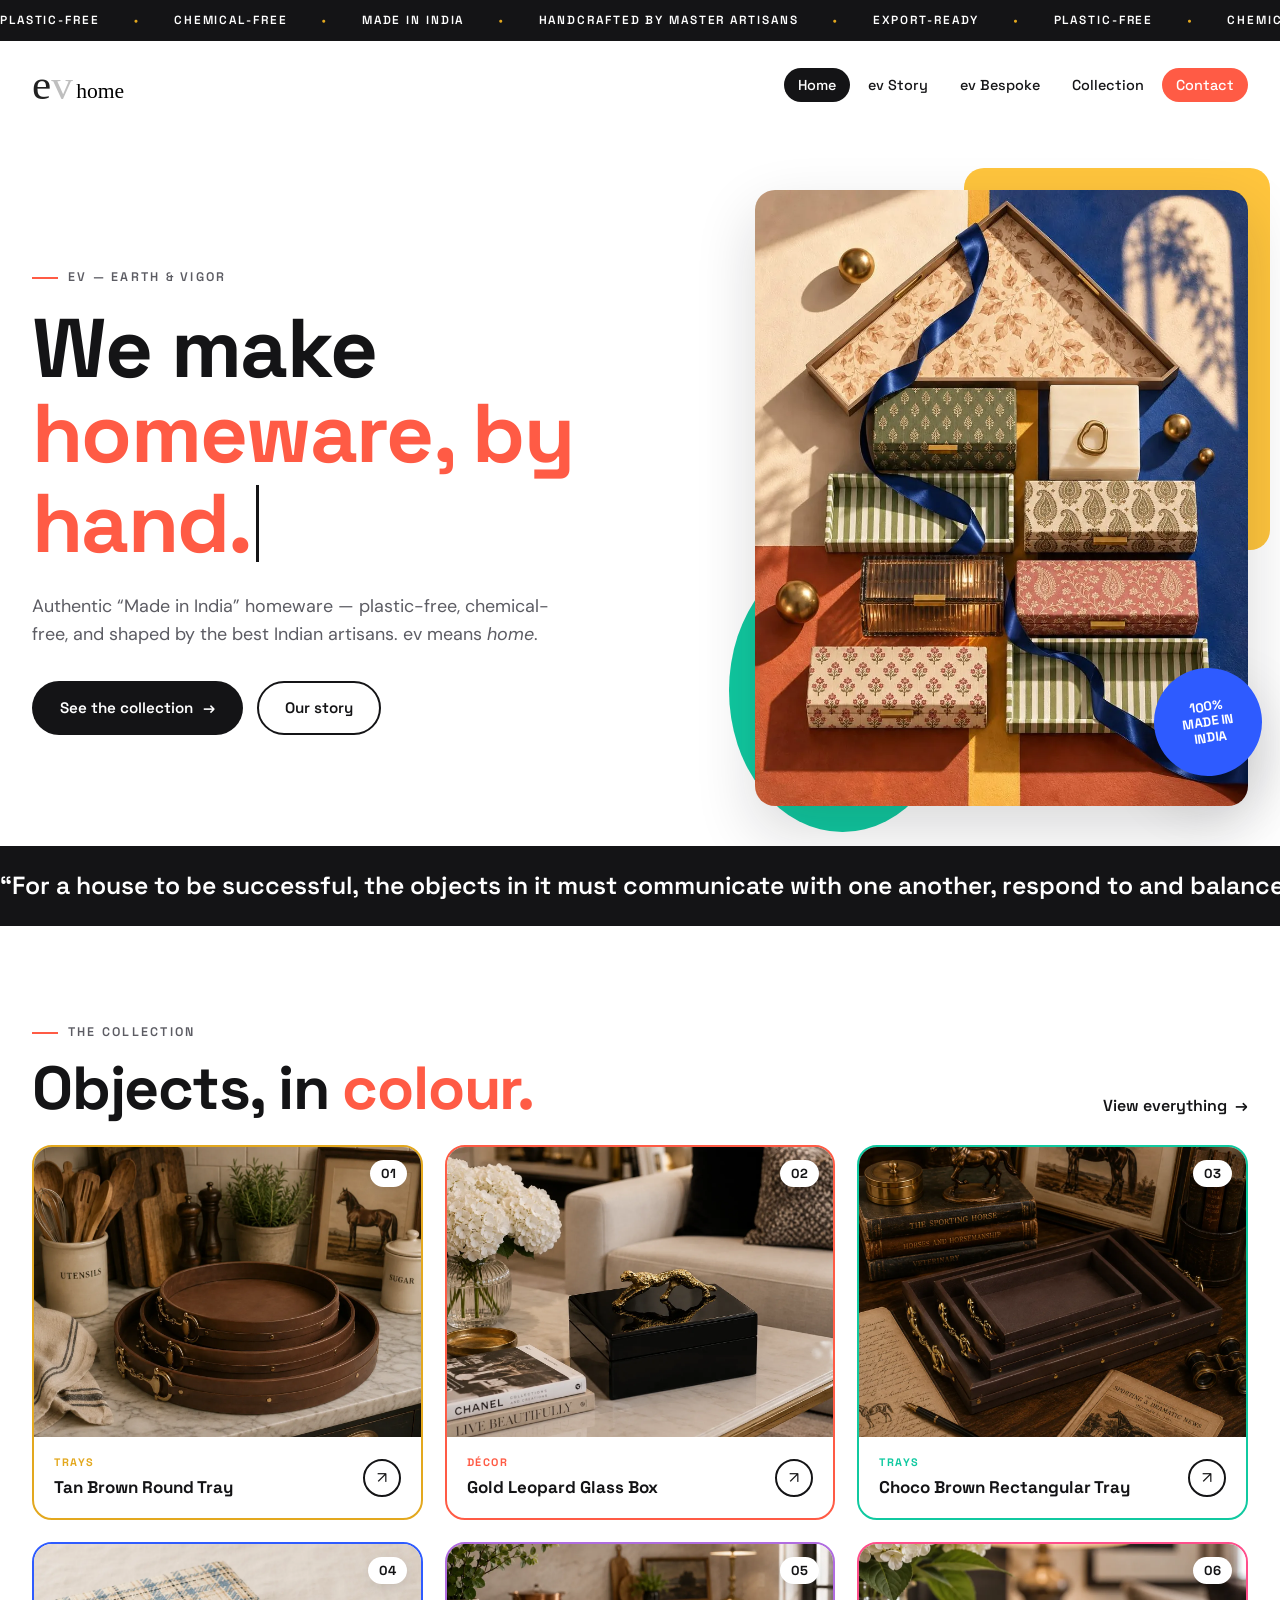
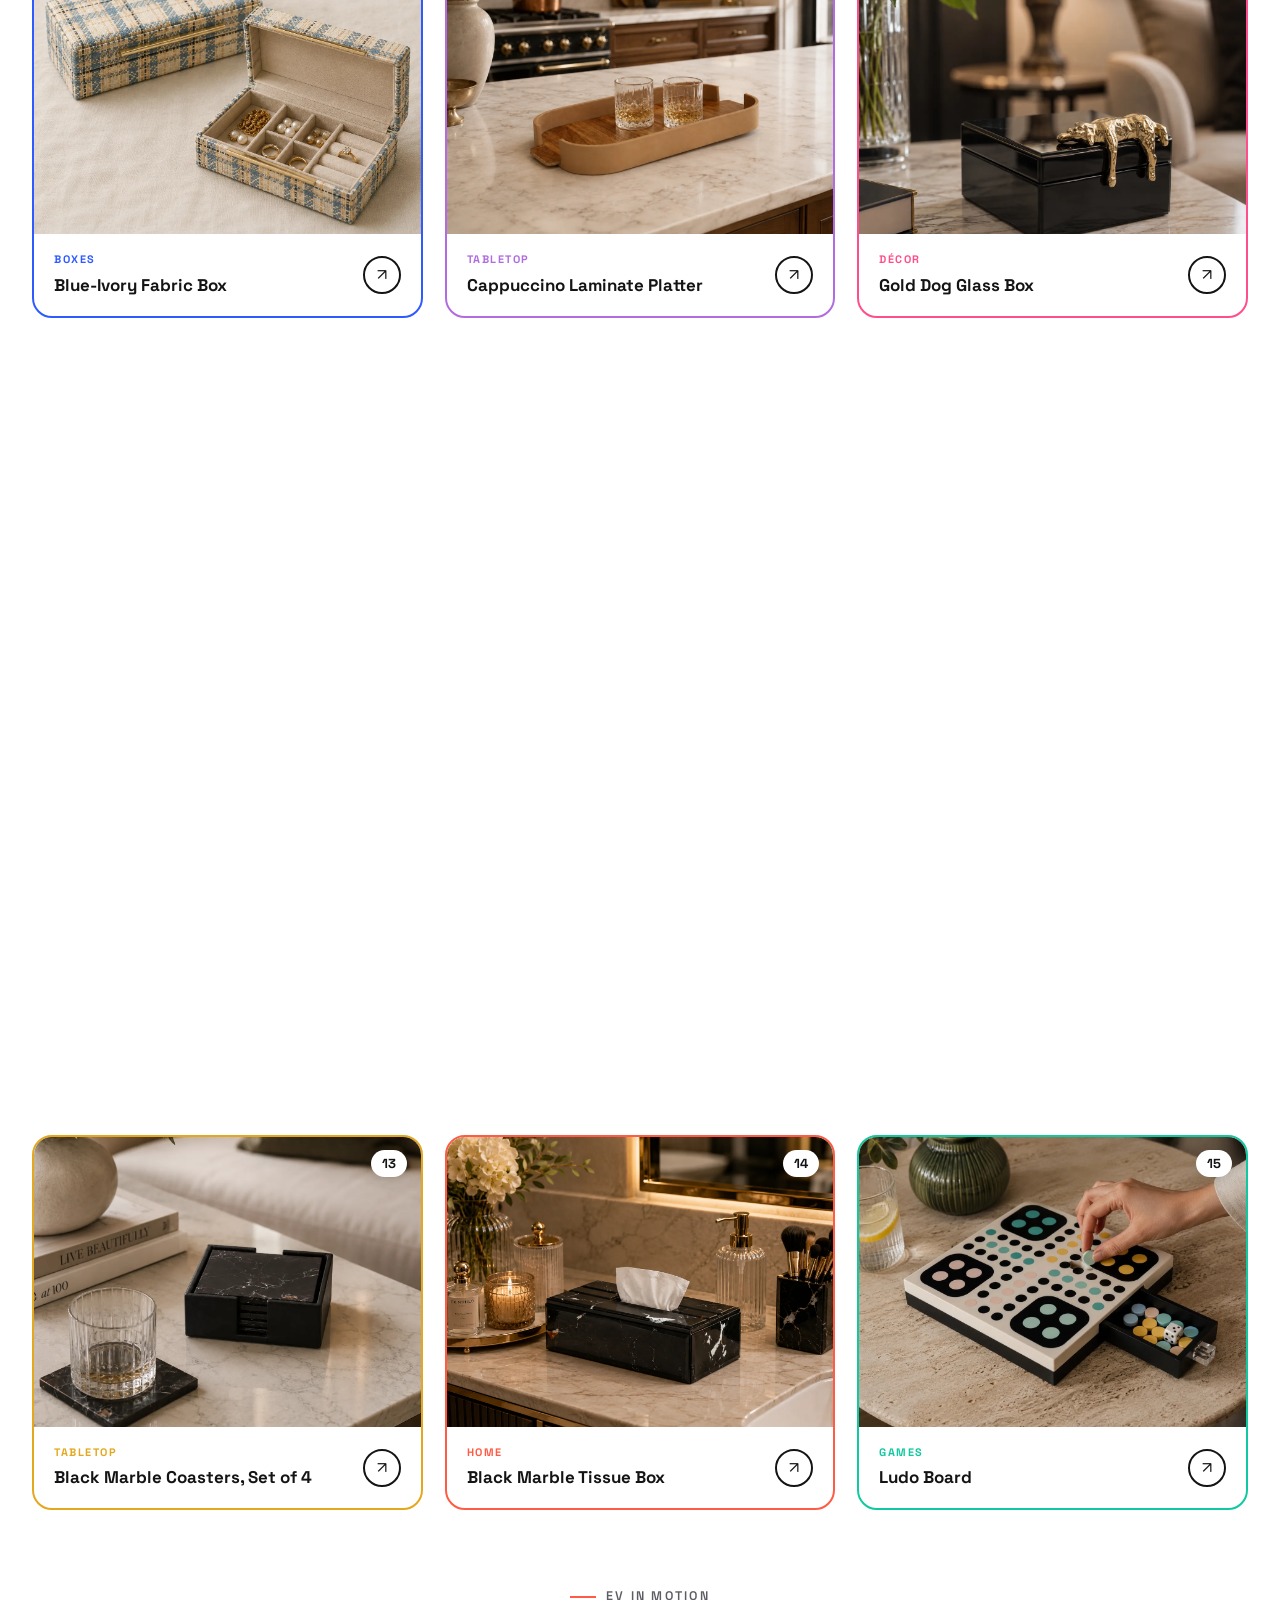
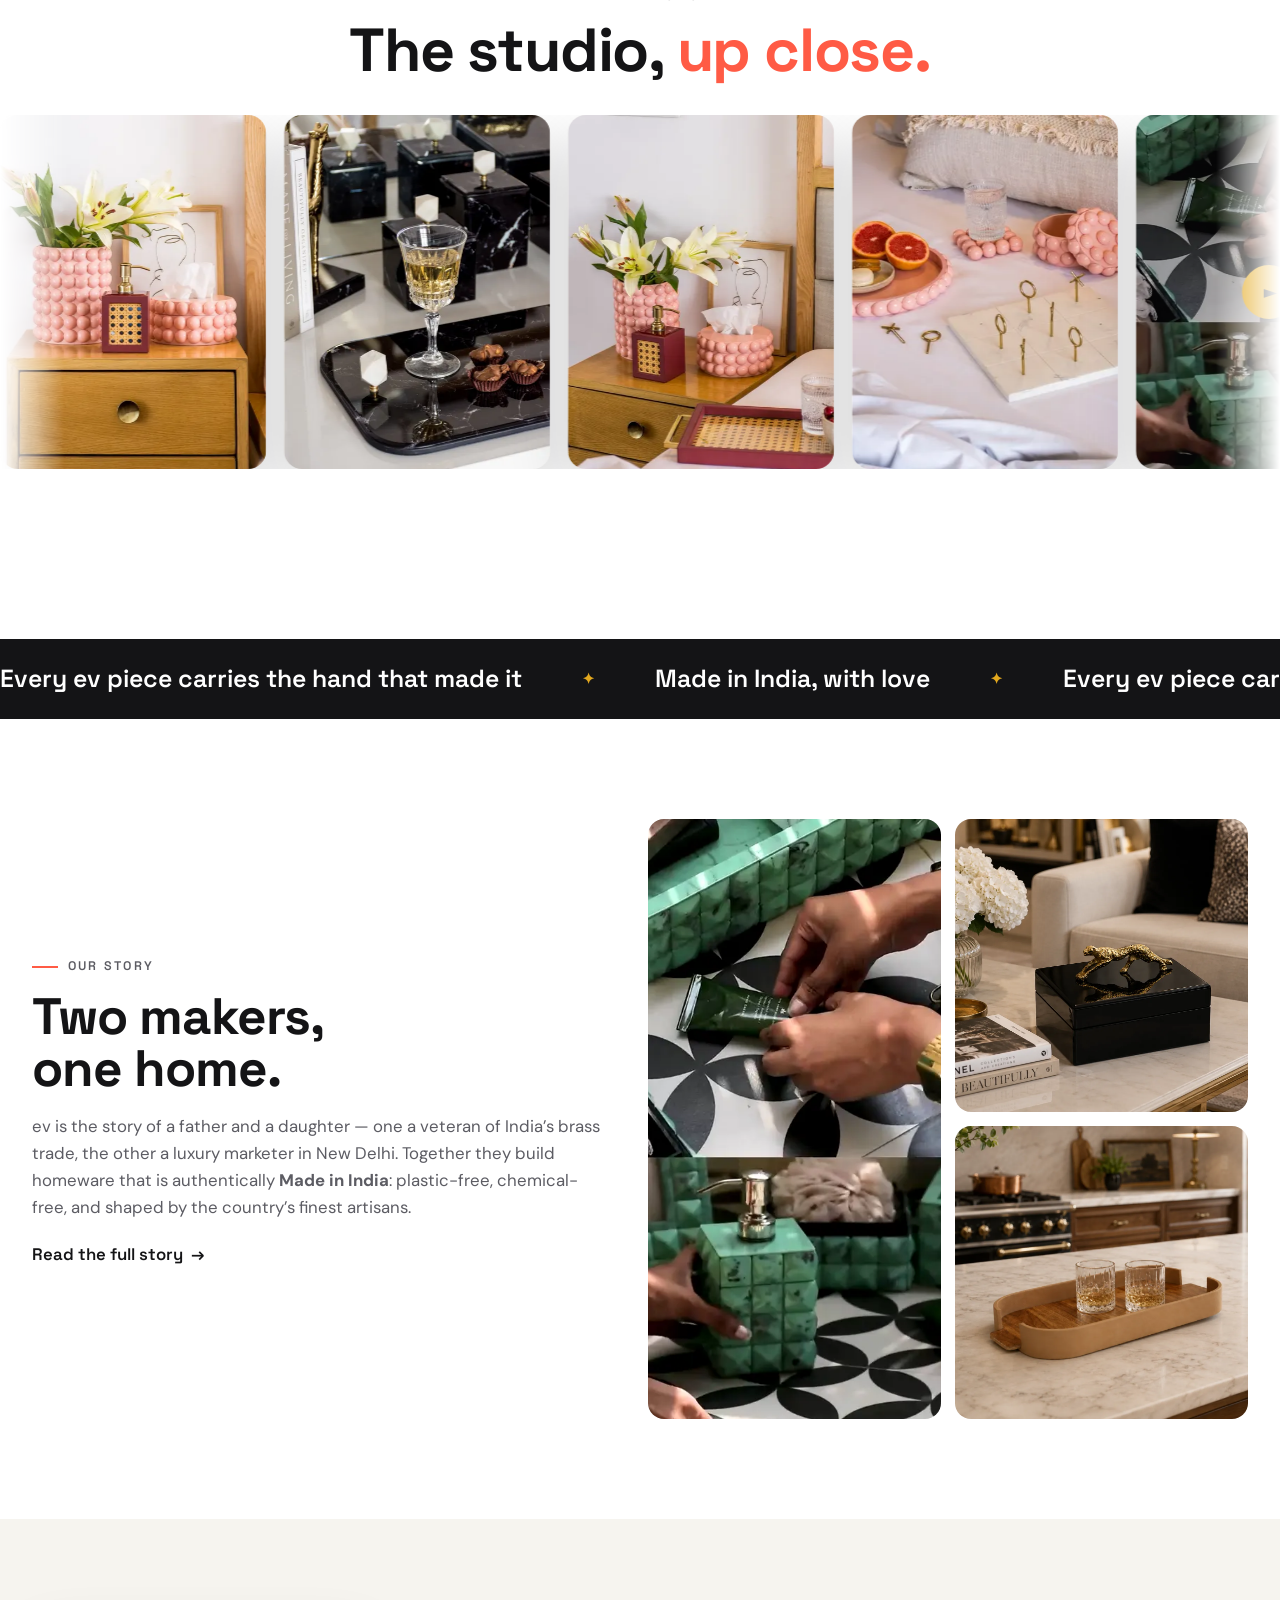
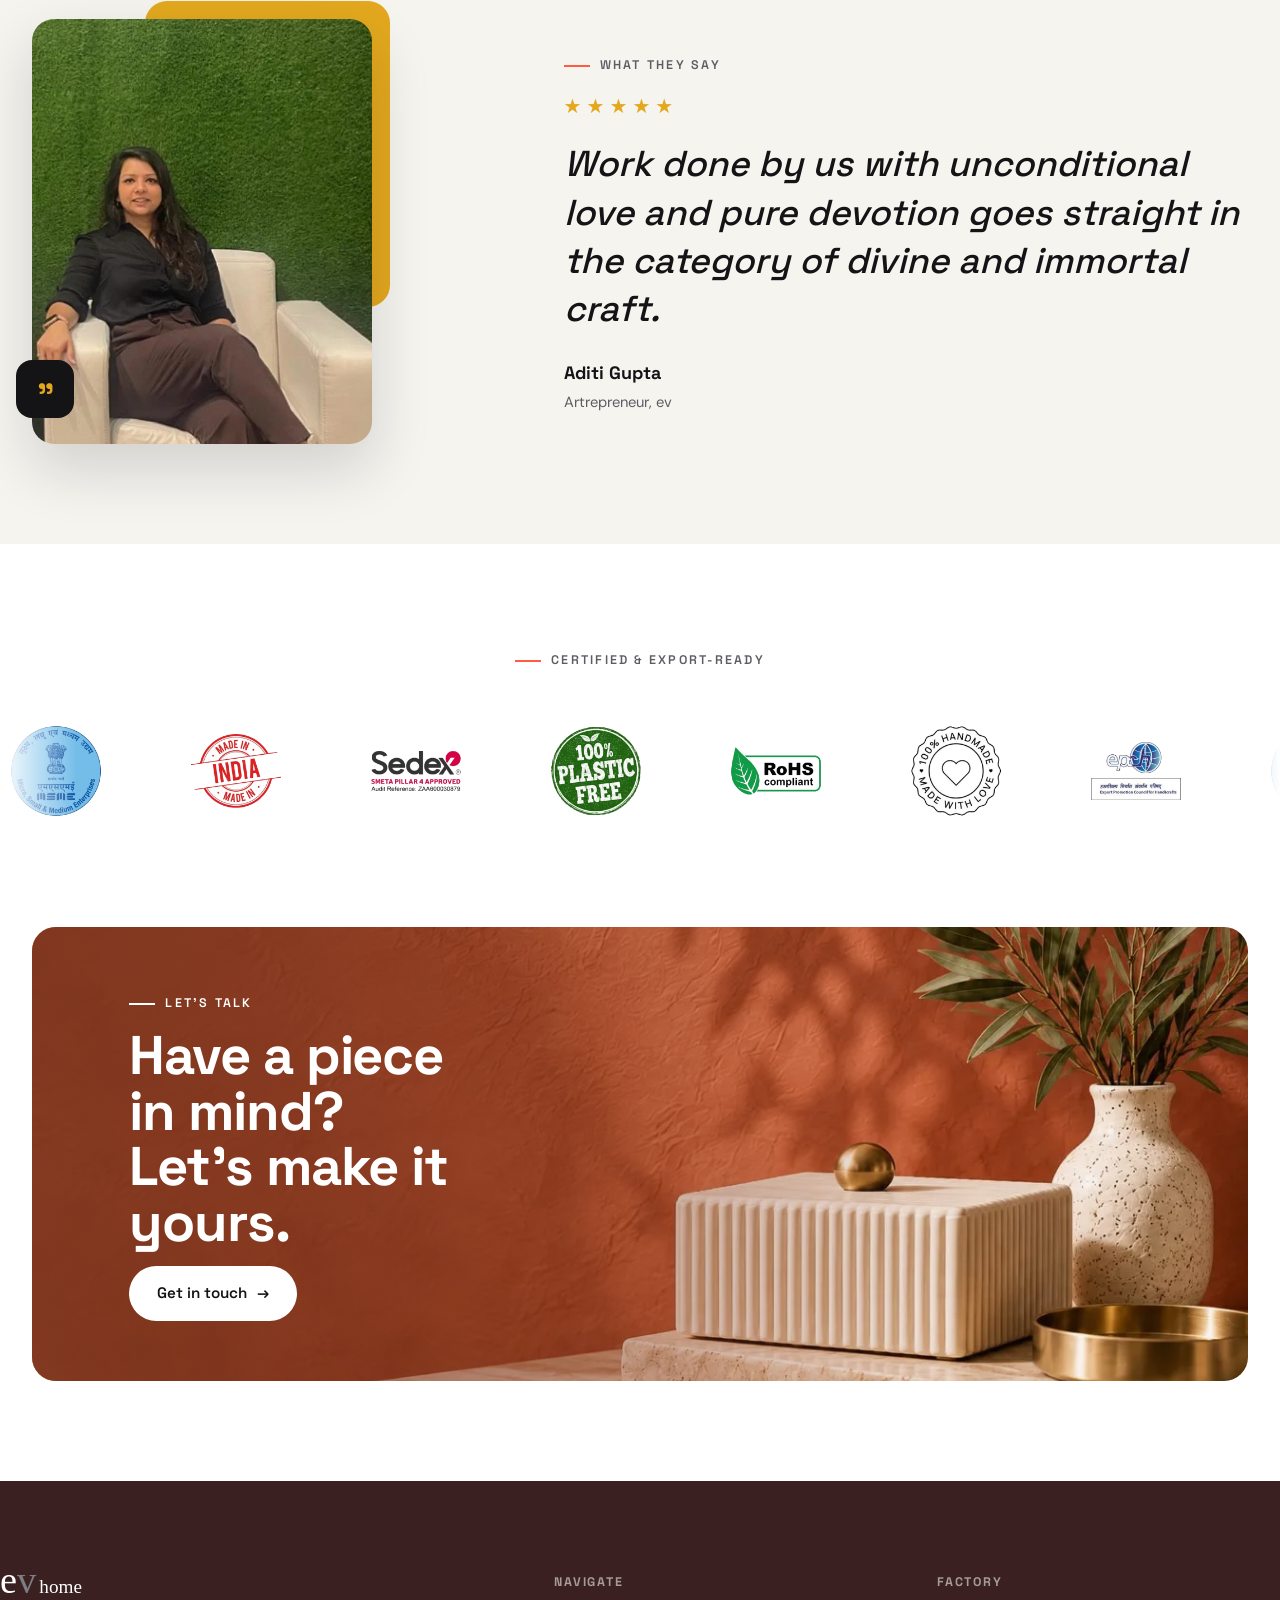
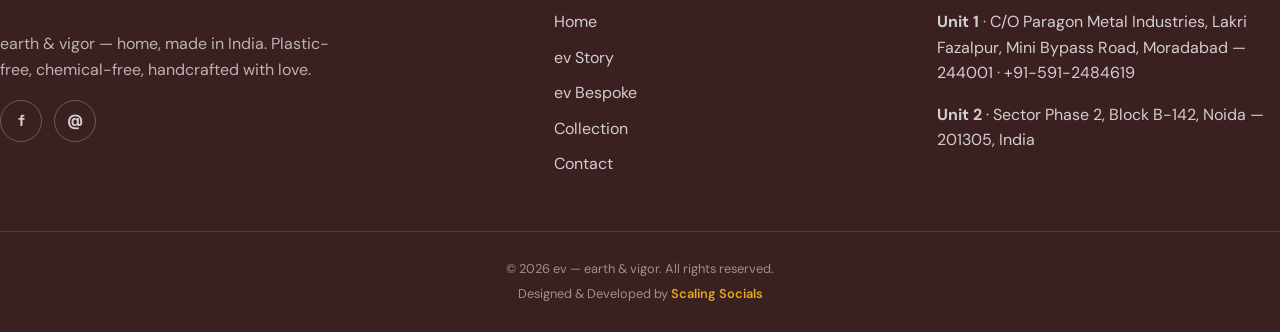
<file: index.html>
<!doctype html>
<html lang="en">
<head>
  <meta charset="UTF-8" />
  <meta name="viewport" content="width=device-width, initial-scale=1.0" />
  <title>ev — earth & vigor</title>
  <meta name="description" content="ev — authentic Made in India homeware. Plastic-free, chemical-free, handcrafted by master artisans. ev means home." />
  <link rel="preconnect" href="https://fonts.googleapis.com" />
  <link rel="preconnect" href="https://fonts.gstatic.com" crossorigin />
  <link href="https://fonts.googleapis.com/css2?family=Space+Grotesk:wght@400;500;600;700&family=DM+Sans:opsz,wght@9..40,400;9..40,500;9..40,600&display=swap" rel="stylesheet" />
  <link rel="stylesheet" href="css/style.css" />
</head>
<body>

<div class="ticker" aria-hidden="true">
  <div class="ticker__track">
    <span>Plastic-free</span><span>Chemical-free</span><span>Made in India</span><span>Handcrafted by master artisans</span><span>Export-ready</span>
    <span>Plastic-free</span><span>Chemical-free</span><span>Made in India</span><span>Handcrafted by master artisans</span><span>Export-ready</span>
  </div>
</div>

<header class="site-header">
  <div class="wrap">
    <a href="index.html" class="logo" aria-label="ev — home"><span class="logo-e">e</span><span class="logo-v">v</span><span class="logo-home">home</span></a>
    <nav>
      <ul class="nav-links">
        <li><a href="index.html" aria-current="page">Home</a></li>
        <li><a href="brand-story.html">ev Story</a></li>
        <li><a href="bespoke.html">ev Bespoke</a></li>
        <li><a href="collection.html">Collection</a></li>
        <li><a href="contact.html" class="nav-cta">Contact</a></li>
        <li class="nav-social"><a href="https://www.facebook.com/share/19Vi8wivsV/?mibextid=wwXIfr" target="_blank" rel="noopener" aria-label="Facebook">f</a><a href="mailto:adi@evhome.in" aria-label="Email">@</a></li>
      </ul>
    </nav>
    <button class="nav-toggle" aria-label="Toggle menu">&#9776;</button>
  </div>
</header>

<main>
  <!-- HERO -->
  <section class="hero">
    <div class="wrap hero-grid">
      <div class="reveal">
        <span class="eyebrow">ev — earth &amp; vigor</span>
        <h1>We make<br><span class="type" id="typewriter" data-phrases='["homeware, by hand.","objects with soul.","spaces feel like home.","details you can feel."]'>homeware, by hand.</span><span class="caret"></span></h1>
        <p class="hero-lead">Authentic “Made in India” homeware — plastic-free, chemical-free, and shaped by the best Indian artisans. ev means <em>home</em>.</p>
        <div class="hero-actions">
          <a class="btn" href="collection.html">See the collection <span class="arrow">→</span></a>
          <a class="btn btn-outline" href="brand-story.html">Our story</a>
        </div>
      </div>
      <div class="hero-media reveal d2">
        <span class="blk blk-1"></span>
        <span class="blk blk-2"></span>
        <div class="frame">
          <div class="hero-slider" id="hero-slider">
            <div class="slide active"><img src="images/hero/hero-1.webp" alt="ev handcrafted patterned boxes and trays" /></div>
            <div class="slide"><img src="images/hero/hero-2.webp" alt="ev decorative boxes styled on plinths" /></div>
            <div class="slide"><img src="images/hero/hero-3.webp" alt="ev boxes and trays in an archway setting" /></div>
            <div class="slide"><img src="images/collection/gold-leopard-box.webp" alt="Gold leopard box styled in a living room" /></div>
            <div class="slide"><img src="images/collection/cappuccino-platter.webp" alt="Cappuccino platter in a kitchen setting" /></div>
          </div>
        </div>
        <div class="hero-badge">100%<br>MADE IN<br>INDIA</div>
      </div>
    </div>
  </section>

  <!-- SCROLLING QUOTE BAND (below hero) -->
  <div class="quotebar" aria-hidden="true">
    <div class="quotebar__track">
      <span>“For a house to be successful, the objects in it must communicate with one another, respond to and balance one another.”</span><span>— Andrée Putman</span>
      <span>“For a house to be successful, the objects in it must communicate with one another, respond to and balance one another.”</span><span>— Andrée Putman</span>
    </div>
  </div>

  <!-- FULL GALLERY -->
  <section style="padding:90px 0 0;">
    <div class="gallery-head">
      <div class="section-head reveal" style="margin-bottom:26px;">
        <div>
          <span class="eyebrow">The Collection</span>
          <h2 class="section-title">Objects, in <span class="mark">colour.</span></h2>
        </div>
        <a class="link-arrow" href="collection.html">View everything</a>
      </div>
    </div>
    <div class="gallery-full">
      <div class="gallery-grid" id="collection-full"></div>
    </div>
  </section>

  <!-- MEDIA CAROUSEL (below collection) -->
  <section class="caro-section" style="padding-top:70px;">
    <div class="wrap" style="text-align:center;margin-bottom:34px;">
      <span class="eyebrow" style="justify-content:center;">ev in motion</span>
      <h2 class="section-title reveal" style="margin-top:12px;">The studio, <span class="mark">up close.</span></h2>
    </div>
    <div class="caro-viewport">
      <div class="caro-track" id="caro-track"></div>
    </div>
  </section>

  <!-- SCROLLING BRAND BAR (below collection) -->
  <div class="quotebar" aria-hidden="true" style="margin-top:90px;">
    <div class="quotebar__track">
      <span>Every ev piece carries the hand that made it</span><span>Made in India, with love</span>
      <span>Every ev piece carries the hand that made it</span><span>Made in India, with love</span>
    </div>
  </div>

  <!-- ev STORY (white text + image collage) -->
  <section>
    <div class="wrap split-story">
      <div class="story-copy reveal">
        <span class="eyebrow">Our story</span>
        <h2>Two makers,<br>one home.</h2>
        <p>ev is the story of a father and a daughter — one a veteran of India’s brass trade, the other a luxury marketer in New Delhi. Together they build homeware that is authentically <strong>Made in India</strong>: plastic-free, chemical-free, and shaped by the country’s finest artisans.</p>
        <p style="margin-top:6px;"><a class="link-arrow" href="brand-story.html">Read the full story</a></p>
      </div>
      <div class="story-collage reveal d1">
        <video src="images/collection/auto-caro/video-1.mp4" autoplay muted loop playsinline poster="images/collection/auto-caro/video-1-poster.webp"></video>
        <img src="images/collection/gold-leopard-box.webp" alt="Gold leopard box, styled" />
        <img src="images/collection/cappuccino-platter.webp" alt="Cappuccino platter, in a kitchen" />
      </div>
    </div>
  </section>

  <!-- TESTIMONIAL -->
  <section style="background:var(--bg-soft);">
    <div class="wrap">
      <div class="review reveal">
        <div class="review-photo">
          <span class="review-blob"></span>
          <img src="images/story/review-aditi.webp" alt="Aditi Gupta, founder of ev" />
          <span class="review-badge">&rdquo;</span>
        </div>
        <div class="review-body">
          <span class="eyebrow">What they say</span>
          <div class="review-stars">★★★★★</div>
          <blockquote class="review-quote">Work done by us with unconditional love and pure devotion goes straight in the category of divine and immortal craft.</blockquote>
          <p class="review-name">Aditi Gupta</p>
          <p class="review-role">Artrepreneur, ev</p>
        </div>
      </div>
    </div>
  </section>

  <!-- CERTIFICATIONS -->
  <section>
    <div class="wrap" style="text-align:center;margin-bottom:44px;">
      <span class="eyebrow" style="justify-content:center;">Certified &amp; export-ready</span>
    </div>
    <div class="cert-marquee reveal" aria-label="Certifications and approvals">
      <div class="cert-track">
        <img src="images/certificate/cert-1.webp" alt="MSME certified" />
        <img src="images/certificate/cert-2.webp" alt="Made in India" />
        <img src="images/certificate/cert-3.webp" alt="Sedex SMETA Pillar 4 approved" />
        <img src="images/certificate/cert-4.webp" alt="100% Plastic-free" />
        <img src="images/certificate/cert-5.webp" alt="RoHS compliant" />
        <img src="images/certificate/cert-6.webp" alt="100% Handmade, made with love" />
        <img src="images/certificate/cert-7.webp" alt="EPCH — Export Promotion Council for Handicrafts" />
        <img src="images/certificate/cert-1.webp" alt="" aria-hidden="true" />
        <img src="images/certificate/cert-2.webp" alt="" aria-hidden="true" />
        <img src="images/certificate/cert-3.webp" alt="" aria-hidden="true" />
        <img src="images/certificate/cert-4.webp" alt="" aria-hidden="true" />
        <img src="images/certificate/cert-5.webp" alt="" aria-hidden="true" />
        <img src="images/certificate/cert-6.webp" alt="" aria-hidden="true" />
        <img src="images/certificate/cert-7.webp" alt="" aria-hidden="true" />
      </div>
    </div>
  </section>

  <!-- CTA -->
  <section style="padding-top:0;">
    <div class="wrap">
      <div class="bcta reveal" style="background-image:url('images/bespoke/cta-bg.webp')">
        <div class="bcta-inner">
          <span class="eyebrow">Let’s talk</span>
          <h2>Have a piece in mind?<br>Let’s make it yours.</h2>
          <a class="btn" style="background:#fff;color:var(--ink);" href="contact.html">Get in touch <span class="arrow">→</span></a>
        </div>
      </div>
    </div>
  </section>
</main>

<footer class="site-footer">
  <div class="wrap footer-grid">
    <div>
      <p class="brand"><span class="logo-e">e</span><span class="logo-v">v</span><span class="logo-home">home</span></p>
      <p class="tag">earth &amp; vigor — home, made in India. Plastic-free, chemical-free, handcrafted with love.</p>
      <div class="social"><a href="https://www.facebook.com/share/19Vi8wivsV/?mibextid=wwXIfr" target="_blank" rel="noopener" aria-label="Facebook">f</a><a href="mailto:adi@evhome.in" aria-label="Email">@</a></div>
    </div>
    <div>
      <p class="col-title">Navigate</p>
      <ul>
        <li><a href="index.html">Home</a></li>
        <li><a href="brand-story.html">ev Story</a></li>
        <li><a href="bespoke.html">ev Bespoke</a></li>
        <li><a href="collection.html">Collection</a></li>
        <li><a href="contact.html">Contact</a></li>
      </ul>
    </div>
    <div>
      <p class="col-title">Factory</p>
      <p><strong>Unit 1</strong> · C/O Paragon Metal Industries, Lakri Fazalpur, Mini Bypass Road, Moradabad — 244001 · +91-591-2484619</p>
      <p style="margin-top:10px;"><strong>Unit 2</strong> · Sector Phase 2, Block B-142, Noida — 201305, India</p>
    </div>
  </div>
  <div class="footer-bottom">
    <p>© 2026 ev — earth &amp; vigor. All rights reserved.</p>
    <p class="credit">Designed &amp; Developed by <a href="https://scalingsocials.com" target="_blank" rel="noopener">Scaling Socials</a></p>
  </div>
</footer>

<button class="to-top" aria-label="Back to top">&#8593;</button>

<script src="js/data.js"></script>
<script src="js/gallery.js"></script>
</body>
</html>
</file>
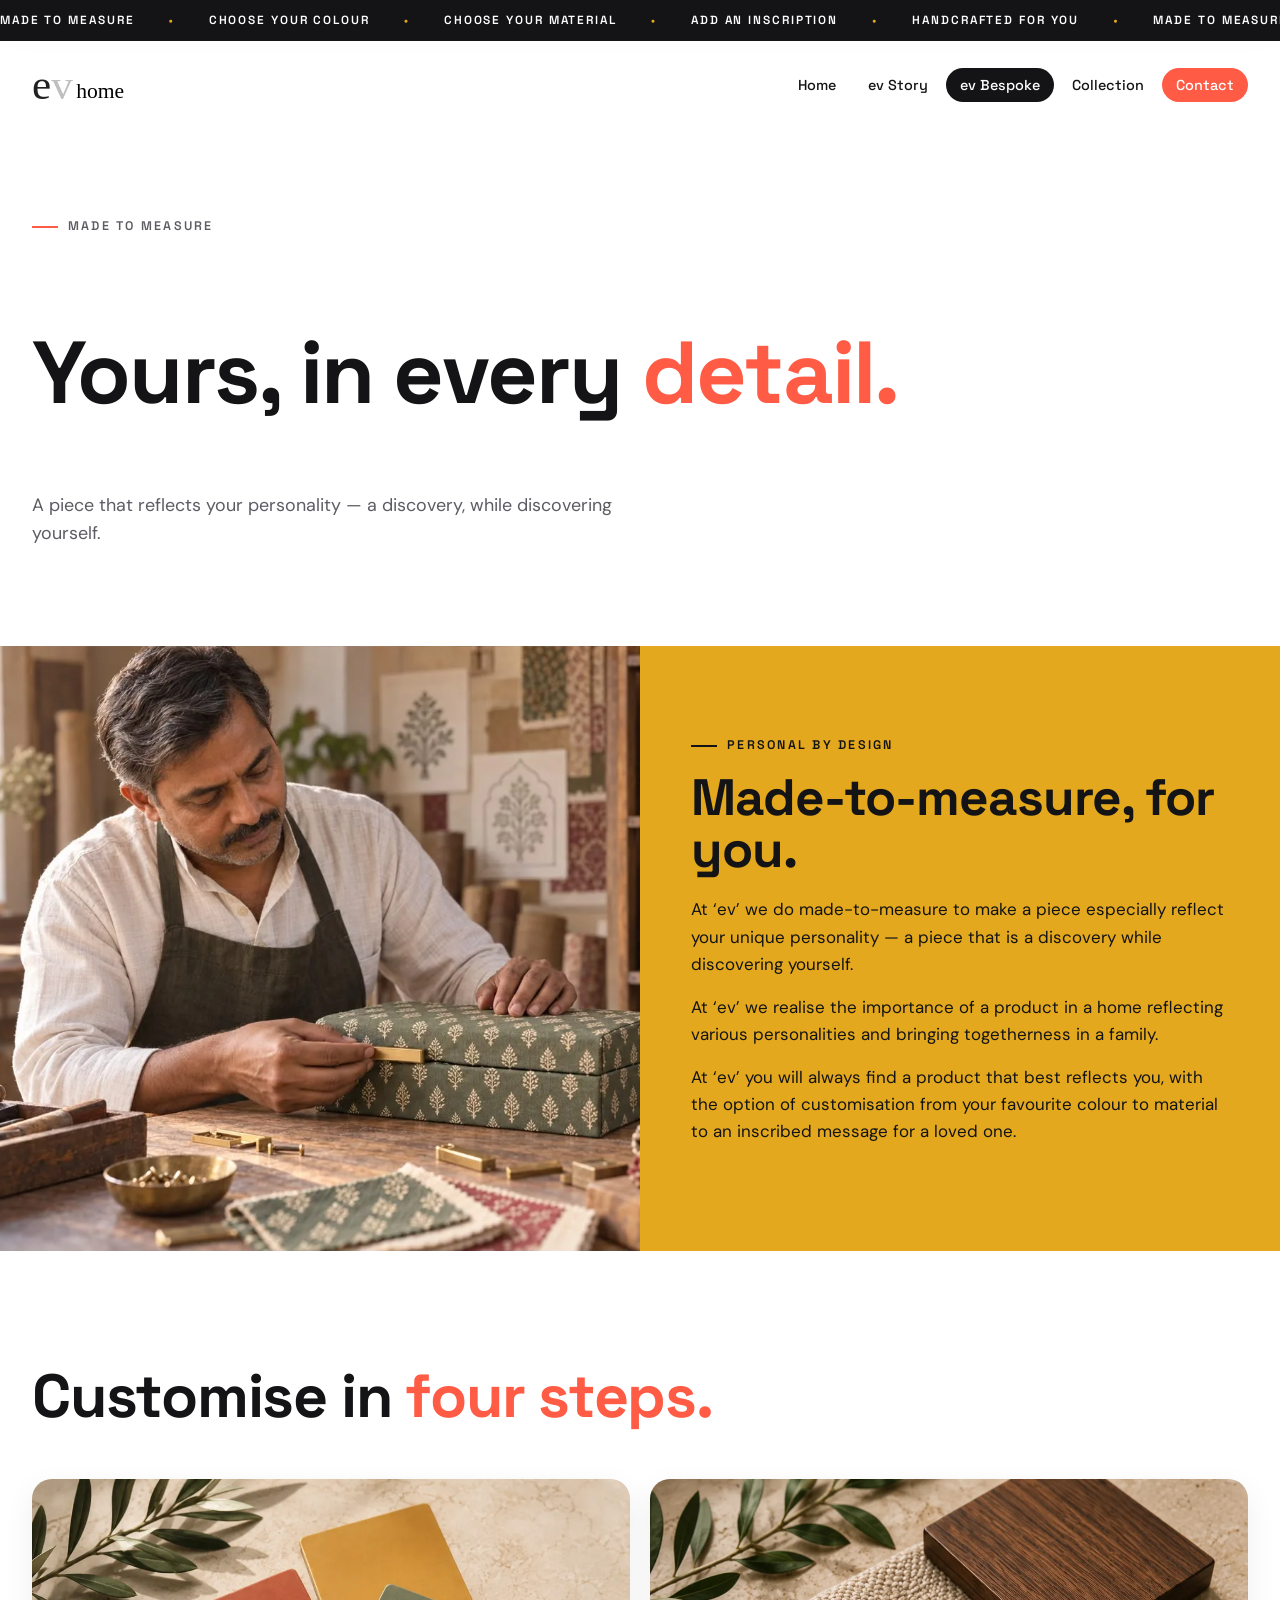
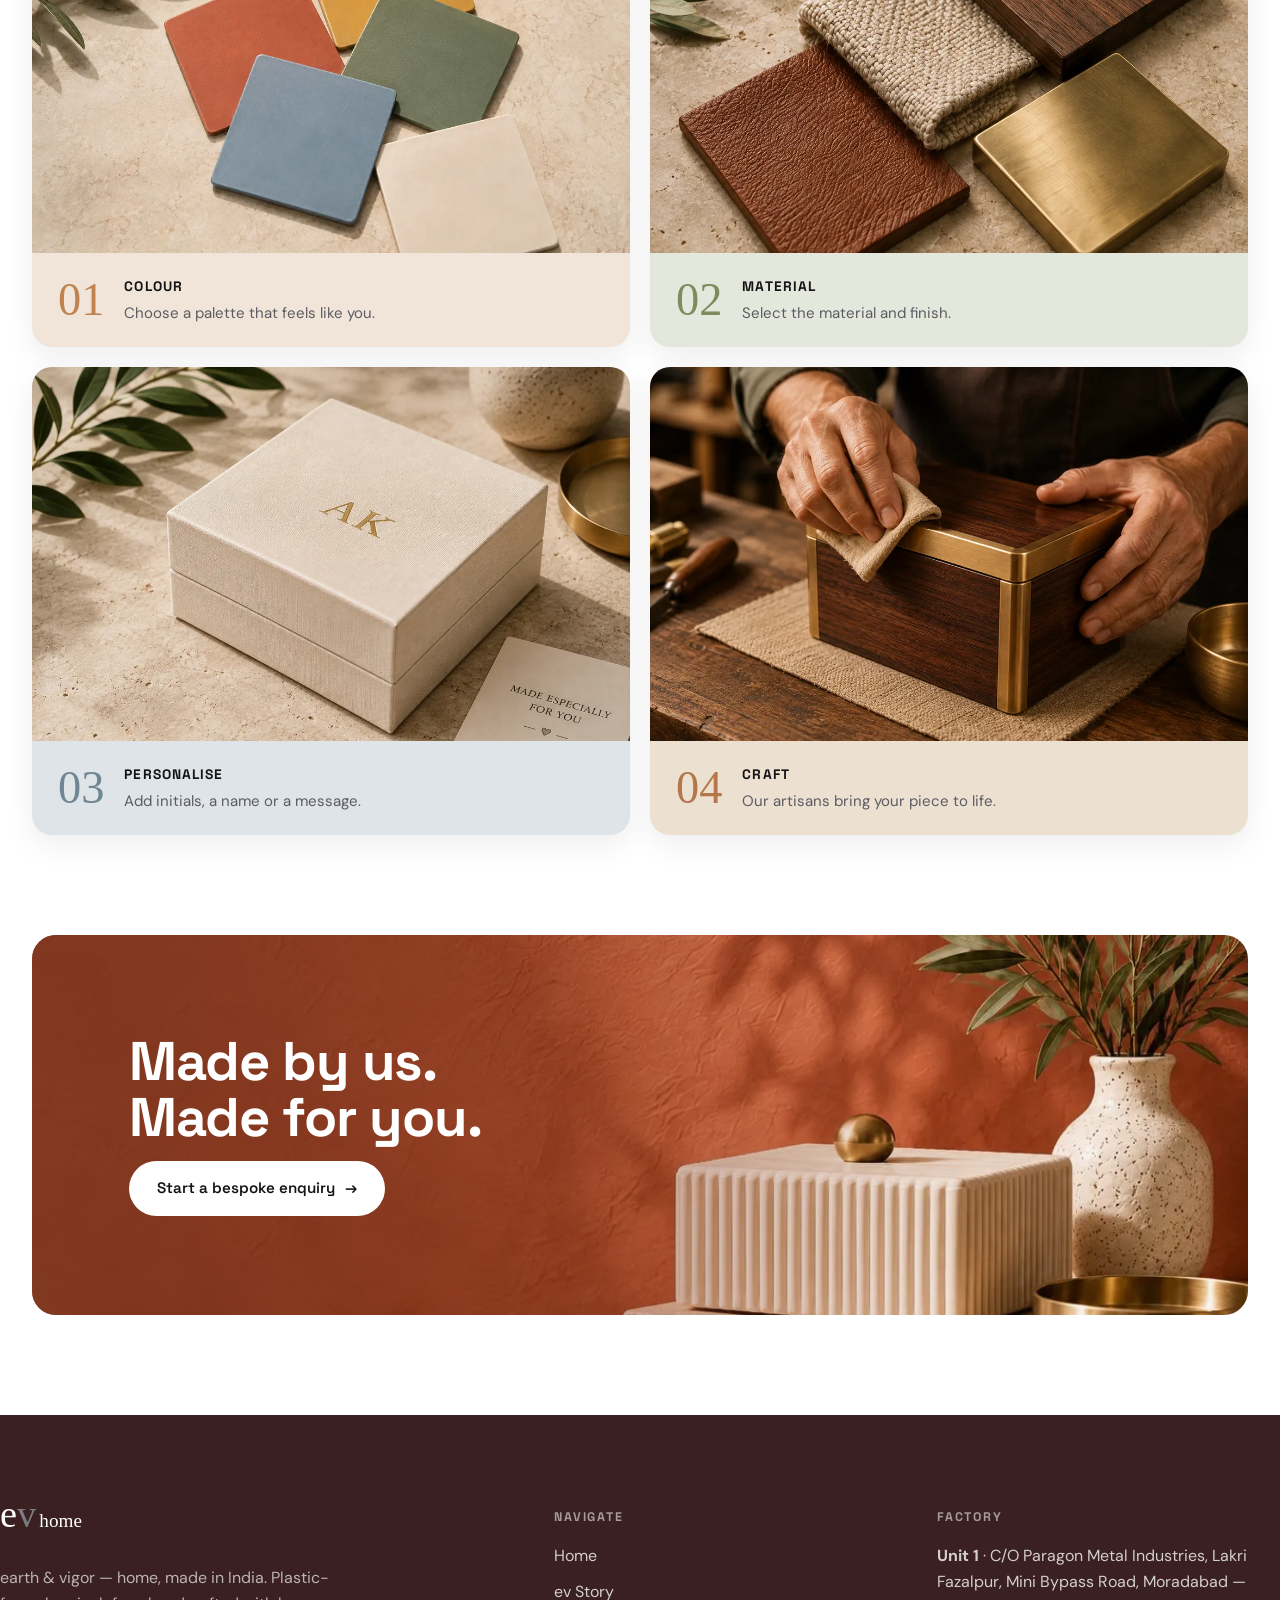
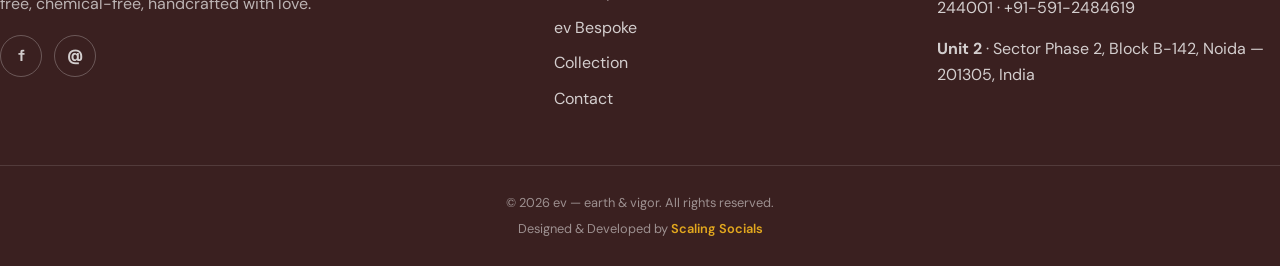
<file: bespoke.html>
<!doctype html>
<html lang="en">
<head>
  <meta charset="UTF-8" />
  <meta name="viewport" content="width=device-width, initial-scale=1.0" />
  <title>ev Bespoke — ev</title>
  <link rel="preconnect" href="https://fonts.googleapis.com" />
  <link rel="preconnect" href="https://fonts.gstatic.com" crossorigin />
  <link href="https://fonts.googleapis.com/css2?family=Space+Grotesk:wght@400;500;600;700&family=DM+Sans:opsz,wght@9..40,400;9..40,500;9..40,600&display=swap" rel="stylesheet" />
  <link rel="stylesheet" href="css/style.css" />
</head>
<body>

<div class="ticker" aria-hidden="true">
  <div class="ticker__track">
    <span>Made to measure</span><span>Choose your colour</span><span>Choose your material</span><span>Add an inscription</span><span>Handcrafted for you</span>
    <span>Made to measure</span><span>Choose your colour</span><span>Choose your material</span><span>Add an inscription</span><span>Handcrafted for you</span>
  </div>
</div>

<header class="site-header">
  <div class="wrap">
    <a href="index.html" class="logo" aria-label="ev — home"><span class="logo-e">e</span><span class="logo-v">v</span><span class="logo-home">home</span></a>
    <nav>
      <ul class="nav-links">
        <li><a href="index.html">Home</a></li>
        <li><a href="brand-story.html">ev Story</a></li>
        <li><a href="bespoke.html" aria-current="page">ev Bespoke</a></li>
        <li><a href="collection.html">Collection</a></li>
        <li><a href="contact.html" class="nav-cta">Contact</a></li>
        <li class="nav-social"><a href="https://www.facebook.com/share/19Vi8wivsV/?mibextid=wwXIfr" target="_blank" rel="noopener" aria-label="Facebook">f</a><a href="mailto:adi@evhome.in" aria-label="Email">@</a></li>
      </ul>
    </nav>
    <button class="nav-toggle" aria-label="Toggle menu">&#9776;</button>
  </div>
</header>

<main>
  <section class="page-hero">
    <div class="wrap">
      <span class="eyebrow">Made to measure</span>
      <h1 class="reveal">Yours, in every <span style="color:var(--coral);">detail.</span></h1>
      <p class="reveal d1">A piece that reflects your personality — a discovery, while discovering yourself.</p>
    </div>
  </section>

  <section style="padding:0;">
    <div class="panel-grid">
      <div class="panel-media panel-slider" aria-hidden="true">
        <div class="pslide" style="background-image:url('images/bespoke/bespoke-1.webp')"></div>
        <div class="pslide" style="background-image:url('images/bespoke/bespoke-2.webp')"></div>
        <div class="pslide" style="background-image:url('images/bespoke/bespoke-3.webp')"></div>
      </div>
      <div class="panel-color bg-mustard reveal">
        <span class="eyebrow">Personal by design</span>
        <h2>Made-to-measure, for you.</h2>
        <p>At ‘ev’ we do made-to-measure to make a piece especially reflect your unique personality — a piece that is a discovery while discovering yourself.</p>
        <p>At ‘ev’ we realise the importance of a product in a home reflecting various personalities and bringing togetherness in a family.</p>
        <p>At ‘ev’ you will always find a product that best reflects you, with the option of customisation from your favourite colour to material to an inscribed message for a loved one.</p>
      </div>
    </div>
  </section>

  <section>
    <div class="wrap">
      <div class="section-head reveal"><h2 class="section-title">Customise in <span class="mark">four steps.</span></h2></div>
      <div class="bsteps">
        <div class="bstep reveal">
          <div class="bstep-img" style="background-image:url('images/bespoke/step-01.webp')"></div>
          <div class="bstep-body"><span class="bstep-num">01</span><div><p class="bstep-label">Colour</p><p class="bstep-desc">Choose a palette that feels like you.</p></div></div>
        </div>
        <div class="bstep reveal d1">
          <div class="bstep-img" style="background-image:url('images/bespoke/step-02.webp')"></div>
          <div class="bstep-body"><span class="bstep-num">02</span><div><p class="bstep-label">Material</p><p class="bstep-desc">Select the material and finish.</p></div></div>
        </div>
        <div class="bstep reveal d1">
          <div class="bstep-img" style="background-image:url('images/bespoke/step-03.webp')"></div>
          <div class="bstep-body"><span class="bstep-num">03</span><div><p class="bstep-label">Personalise</p><p class="bstep-desc">Add initials, a name or a message.</p></div></div>
        </div>
        <div class="bstep reveal d2">
          <div class="bstep-img" style="background-image:url('images/bespoke/step-04.webp')"></div>
          <div class="bstep-body"><span class="bstep-num">04</span><div><p class="bstep-label">Craft</p><p class="bstep-desc">Our artisans bring your piece to life.</p></div></div>
        </div>
      </div>
    </div>
  </section>

  <section style="padding-top:0;">
    <div class="wrap">
      <div class="bcta reveal" style="background-image:url('images/bespoke/cta-bg.webp')">
        <div class="bcta-inner">
          <h2>Made by us.<br>Made for you.</h2>
          <a class="btn" style="background:#fff;color:var(--ink);" href="contact.html">Start a bespoke enquiry <span class="arrow">→</span></a>
        </div>
      </div>
    </div>
  </section>
</main>

<footer class="site-footer">
  <div class="wrap footer-grid">
    <div>
      <p class="brand"><span class="logo-e">e</span><span class="logo-v">v</span><span class="logo-home">home</span></p>
      <p class="tag">earth &amp; vigor — home, made in India. Plastic-free, chemical-free, handcrafted with love.</p>
      <div class="social"><a href="https://www.facebook.com/share/19Vi8wivsV/?mibextid=wwXIfr" target="_blank" rel="noopener" aria-label="Facebook">f</a><a href="mailto:adi@evhome.in" aria-label="Email">@</a></div>
    </div>
    <div>
      <p class="col-title">Navigate</p>
      <ul>
        <li><a href="index.html">Home</a></li>
        <li><a href="brand-story.html">ev Story</a></li>
        <li><a href="bespoke.html">ev Bespoke</a></li>
        <li><a href="collection.html">Collection</a></li>
        <li><a href="contact.html">Contact</a></li>
      </ul>
    </div>
    <div>
      <p class="col-title">Factory</p>
      <p><strong>Unit 1</strong> · C/O Paragon Metal Industries, Lakri Fazalpur, Mini Bypass Road, Moradabad — 244001 · +91-591-2484619</p>
      <p style="margin-top:10px;"><strong>Unit 2</strong> · Sector Phase 2, Block B-142, Noida — 201305, India</p>
    </div>
  </div>
  <div class="footer-bottom">
    <p>© 2026 ev — earth &amp; vigor. All rights reserved.</p>
    <p class="credit">Designed &amp; Developed by <a href="https://scalingsocials.com" target="_blank" rel="noopener">Scaling Socials</a></p>
  </div>
</footer>

<button class="to-top" aria-label="Back to top">&#8593;</button>

<script src="js/data.js"></script>
<script src="js/gallery.js"></script>
</body>
</html>
</file>
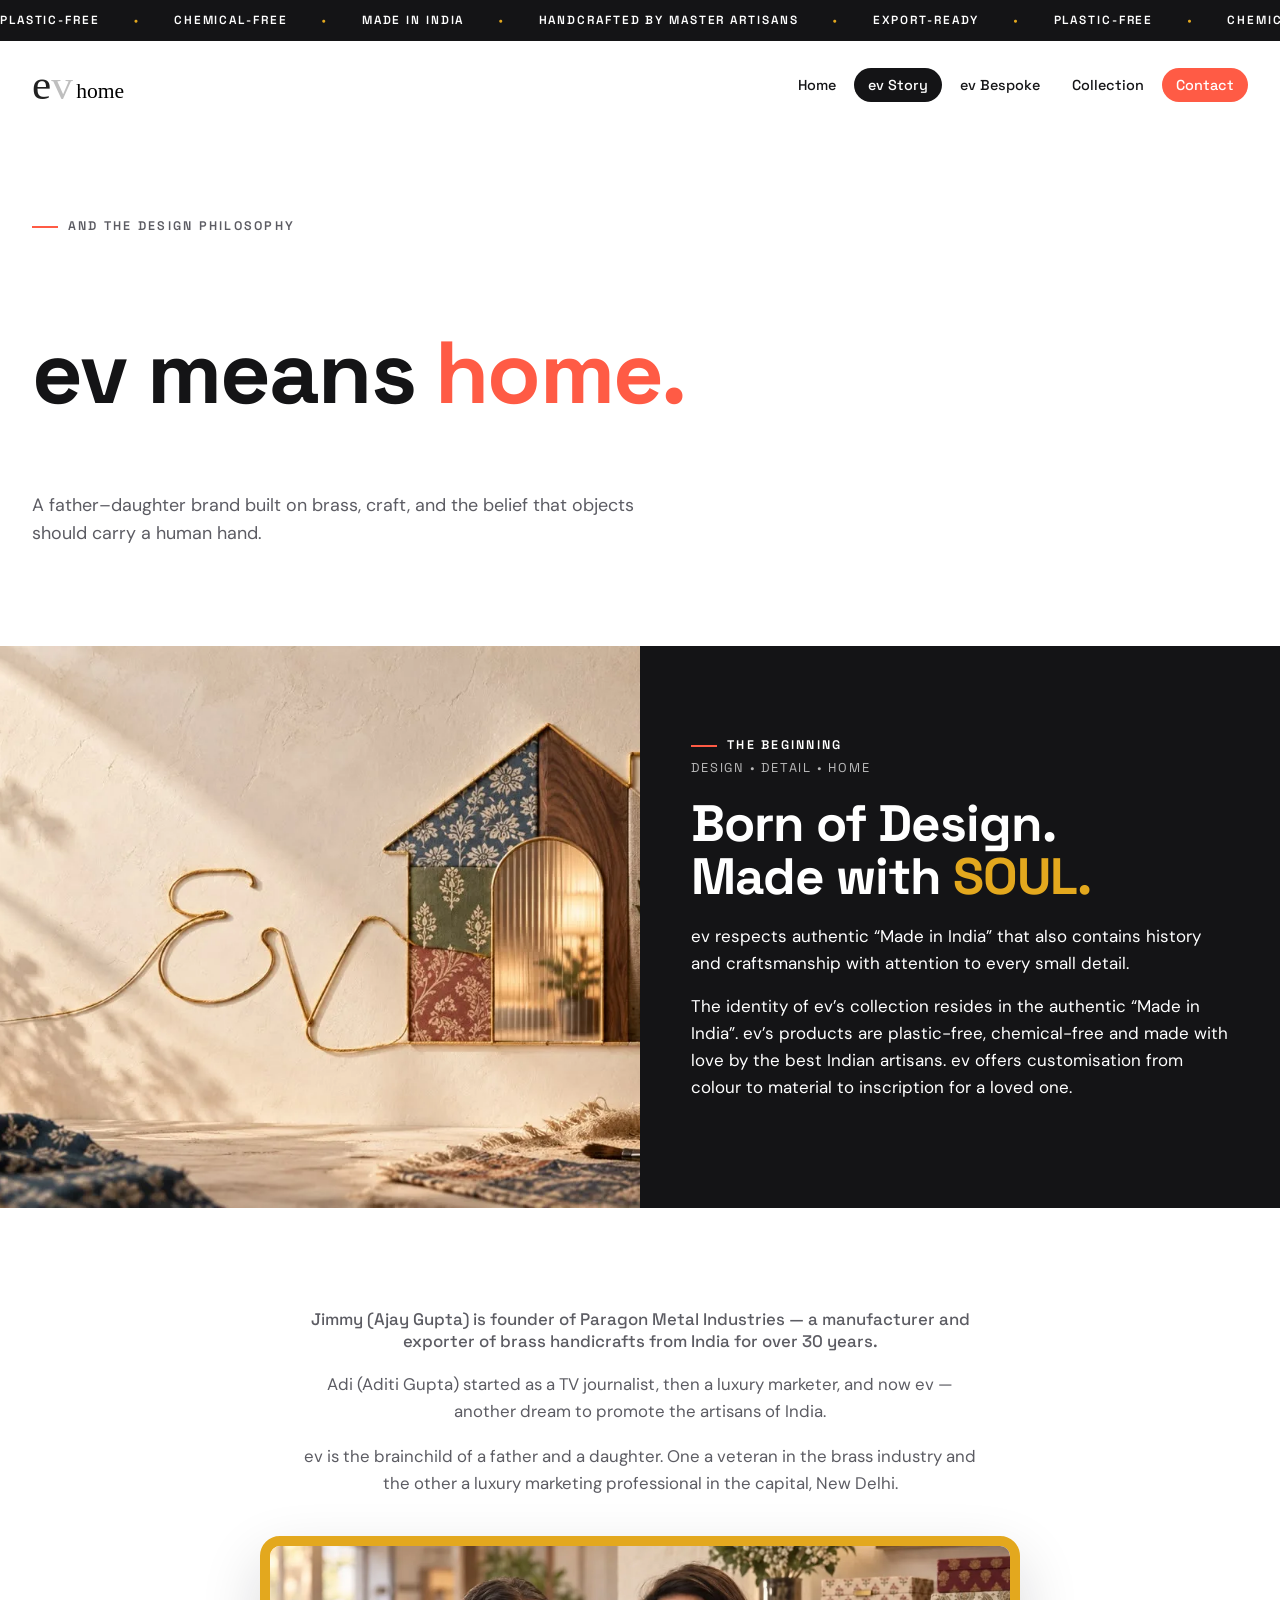
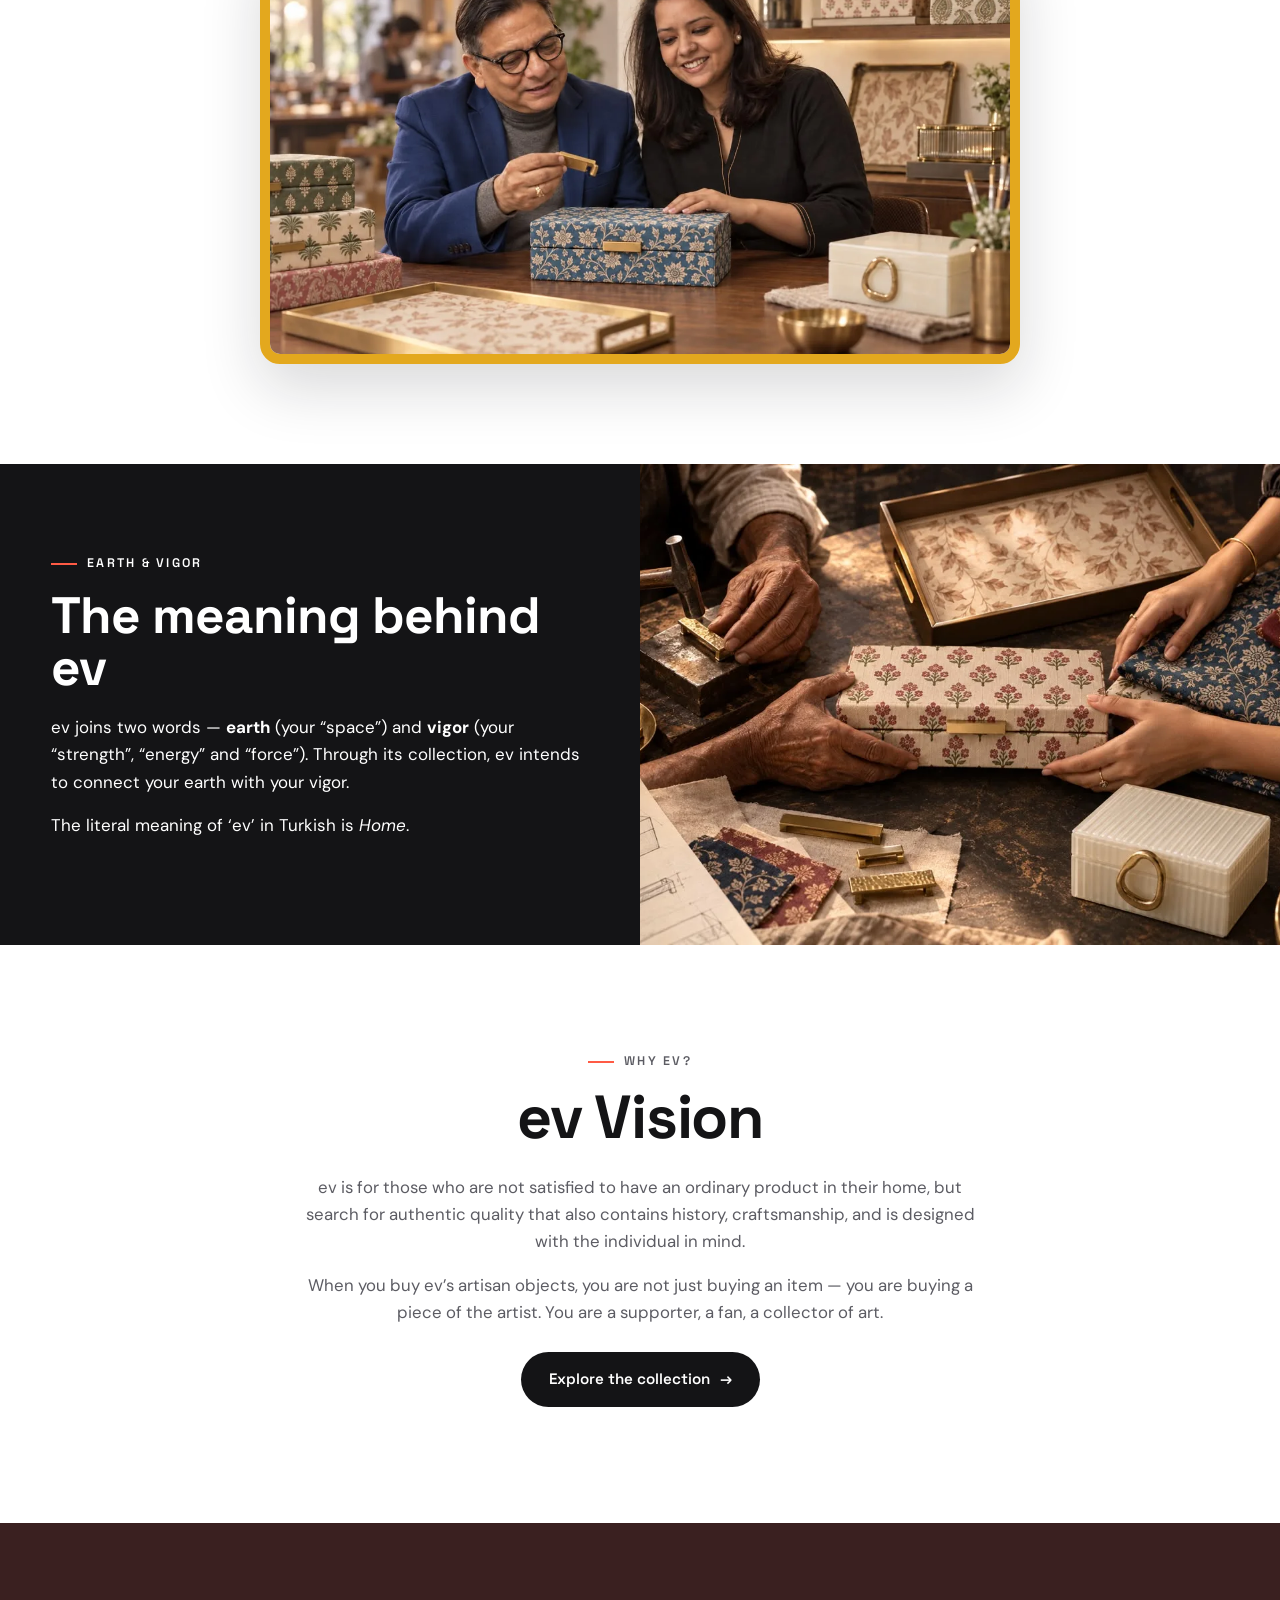
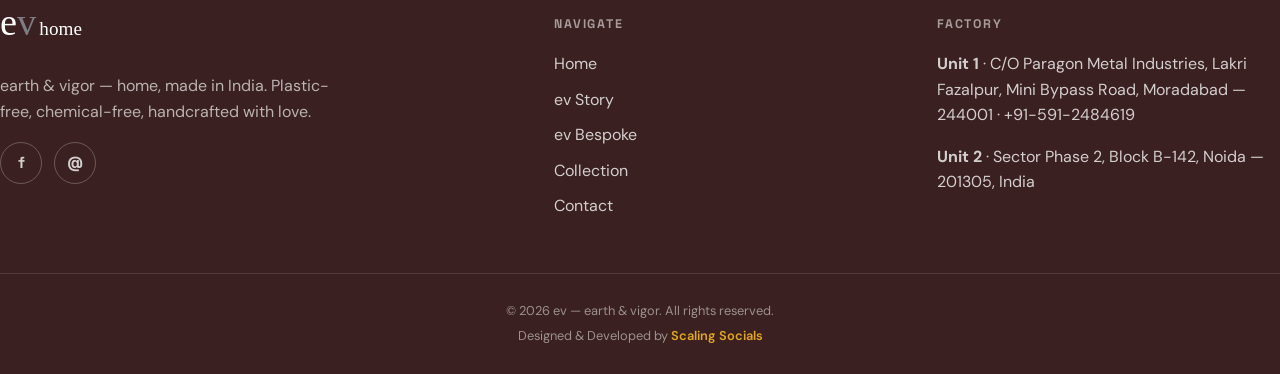
<file: brand-story.html>
<!doctype html>
<html lang="en">
<head>
  <meta charset="UTF-8" />
  <meta name="viewport" content="width=device-width, initial-scale=1.0" />
  <title>ev Story — ev</title>
  <link rel="preconnect" href="https://fonts.googleapis.com" />
  <link rel="preconnect" href="https://fonts.gstatic.com" crossorigin />
  <link href="https://fonts.googleapis.com/css2?family=Space+Grotesk:wght@400;500;600;700&family=DM+Sans:opsz,wght@9..40,400;9..40,500;9..40,600&display=swap" rel="stylesheet" />
  <link rel="stylesheet" href="css/style.css" />
</head>
<body>

<div class="ticker" aria-hidden="true">
  <div class="ticker__track">
    <span>Plastic-free</span><span>Chemical-free</span><span>Made in India</span><span>Handcrafted by master artisans</span><span>Export-ready</span>
    <span>Plastic-free</span><span>Chemical-free</span><span>Made in India</span><span>Handcrafted by master artisans</span><span>Export-ready</span>
  </div>
</div>

<header class="site-header">
  <div class="wrap">
    <a href="index.html" class="logo" aria-label="ev — home"><span class="logo-e">e</span><span class="logo-v">v</span><span class="logo-home">home</span></a>
    <nav>
      <ul class="nav-links">
        <li><a href="index.html">Home</a></li>
        <li><a href="brand-story.html" aria-current="page">ev Story</a></li>
        <li><a href="bespoke.html">ev Bespoke</a></li>
        <li><a href="collection.html">Collection</a></li>
        <li><a href="contact.html" class="nav-cta">Contact</a></li>
        <li class="nav-social"><a href="https://www.facebook.com/share/19Vi8wivsV/?mibextid=wwXIfr" target="_blank" rel="noopener" aria-label="Facebook">f</a><a href="mailto:adi@evhome.in" aria-label="Email">@</a></li>
      </ul>
    </nav>
    <button class="nav-toggle" aria-label="Toggle menu">&#9776;</button>
  </div>
</header>

<main>
  <section class="page-hero">
    <div class="wrap">
      <span class="eyebrow">and the design philosophy</span>
      <h1 class="reveal">ev means <span style="color:var(--coral);">home.</span></h1>
      <p class="reveal d1">A father–daughter brand built on brass, craft, and the belief that objects should carry a human hand.</p>
    </div>
  </section>

  <section style="padding:0;">
    <div class="panel-grid">
      <div class="panel-media" style="background-image:url('images/story/story-header.webp');"></div>
      <div class="panel-color bg-ink reveal">
        <span class="eyebrow">The beginning</span>
        <p style="font-family:var(--font-display);letter-spacing:0.14em;text-transform:uppercase;font-size:0.8rem;opacity:0.7;margin:2px 0 4px;">Design &bull; Detail &bull; Home</p>
        <h2>Born of Design.<br>Made with <span style="color:var(--mustard);">SOUL.</span></h2>
        <p>ev respects authentic “Made in India” that also contains history and craftsmanship with attention to every small detail.</p>
        <p>The identity of ev’s collection resides in the authentic “Made in India”. ev’s products are plastic-free, chemical-free and made with love by the best Indian artisans. ev offers customisation from colour to material to inscription for a loved one.</p>
      </div>
    </div>
  </section>

  <section>
    <div class="wrap">
      <div class="prose reveal" style="margin:0 auto;text-align:center;">
        <p class="lede">Jimmy (Ajay Gupta) is founder of Paragon Metal Industries — a manufacturer and exporter of brass handicrafts from India for over 30 years.</p>
        <p>Adi (Aditi Gupta) started as a TV journalist, then a luxury marketer, and now ev — another dream to promote the artisans of India.</p>
        <p>ev is the brainchild of a father and a daughter. One a veteran in the brass industry and the other a luxury marketing professional in the capital, New Delhi.</p>
      </div>
      <div class="framed-mustard reveal d1" style="max-width:760px;margin:40px auto 0;aspect-ratio:16/9;">
        <img src="images/story/founder.webp" alt="Jimmy (Ajay Gupta) and Adi (Aditi Gupta), the founders of ev" />
      </div>
    </div>
  </section>

  <section style="padding:0;">
    <div class="panel-grid">
      <div class="panel-color bg-ink reveal">
        <span class="eyebrow">earth &amp; vigor</span>
        <h2>The meaning behind ev</h2>
        <p>ev joins two words — <strong>earth</strong> (your “space”) and <strong>vigor</strong> (your “strength”, “energy” and “force”). Through its collection, ev intends to connect your earth with your vigor.</p>
        <p>The literal meaning of ‘ev’ in Turkish is <em>Home</em>.</p>
      </div>
      <div class="panel-media" style="background-image:url('images/story/story-last.webp');"></div>
    </div>
  </section>

  <section>
    <div class="wrap" style="text-align:center;">
      <span class="eyebrow" style="justify-content:center;">Why ev?</span>
      <h2 class="section-title reveal" style="margin-bottom:26px;">ev Vision</h2>
      <div class="prose reveal d1" style="margin:0 auto;">
        <p>ev is for those who are not satisfied to have an ordinary product in their home, but search for authentic quality that also contains history, craftsmanship, and is designed with the individual in mind.</p>
        <p>When you buy ev’s artisan objects, you are not just buying an item — you are buying a piece of the artist. You are a supporter, a fan, a collector of art.</p>
      </div>
      <p class="reveal d2" style="margin-top:26px;"><a class="btn" href="collection.html">Explore the collection <span class="arrow">→</span></a></p>
    </div>
  </section>
</main>

<footer class="site-footer">
  <div class="wrap footer-grid">
    <div>
      <p class="brand"><span class="logo-e">e</span><span class="logo-v">v</span><span class="logo-home">home</span></p>
      <p class="tag">earth &amp; vigor — home, made in India. Plastic-free, chemical-free, handcrafted with love.</p>
      <div class="social"><a href="https://www.facebook.com/share/19Vi8wivsV/?mibextid=wwXIfr" target="_blank" rel="noopener" aria-label="Facebook">f</a><a href="mailto:adi@evhome.in" aria-label="Email">@</a></div>
    </div>
    <div>
      <p class="col-title">Navigate</p>
      <ul>
        <li><a href="index.html">Home</a></li>
        <li><a href="brand-story.html">ev Story</a></li>
        <li><a href="bespoke.html">ev Bespoke</a></li>
        <li><a href="collection.html">Collection</a></li>
        <li><a href="contact.html">Contact</a></li>
      </ul>
    </div>
    <div>
      <p class="col-title">Factory</p>
      <p><strong>Unit 1</strong> · C/O Paragon Metal Industries, Lakri Fazalpur, Mini Bypass Road, Moradabad — 244001 · +91-591-2484619</p>
      <p style="margin-top:10px;"><strong>Unit 2</strong> · Sector Phase 2, Block B-142, Noida — 201305, India</p>
    </div>
  </div>
  <div class="footer-bottom">
    <p>© 2026 ev — earth &amp; vigor. All rights reserved.</p>
    <p class="credit">Designed &amp; Developed by <a href="https://scalingsocials.com" target="_blank" rel="noopener">Scaling Socials</a></p>
  </div>
</footer>

<button class="to-top" aria-label="Back to top">&#8593;</button>

<script src="js/data.js"></script>
<script src="js/gallery.js"></script>
</body>
</html>
</file>
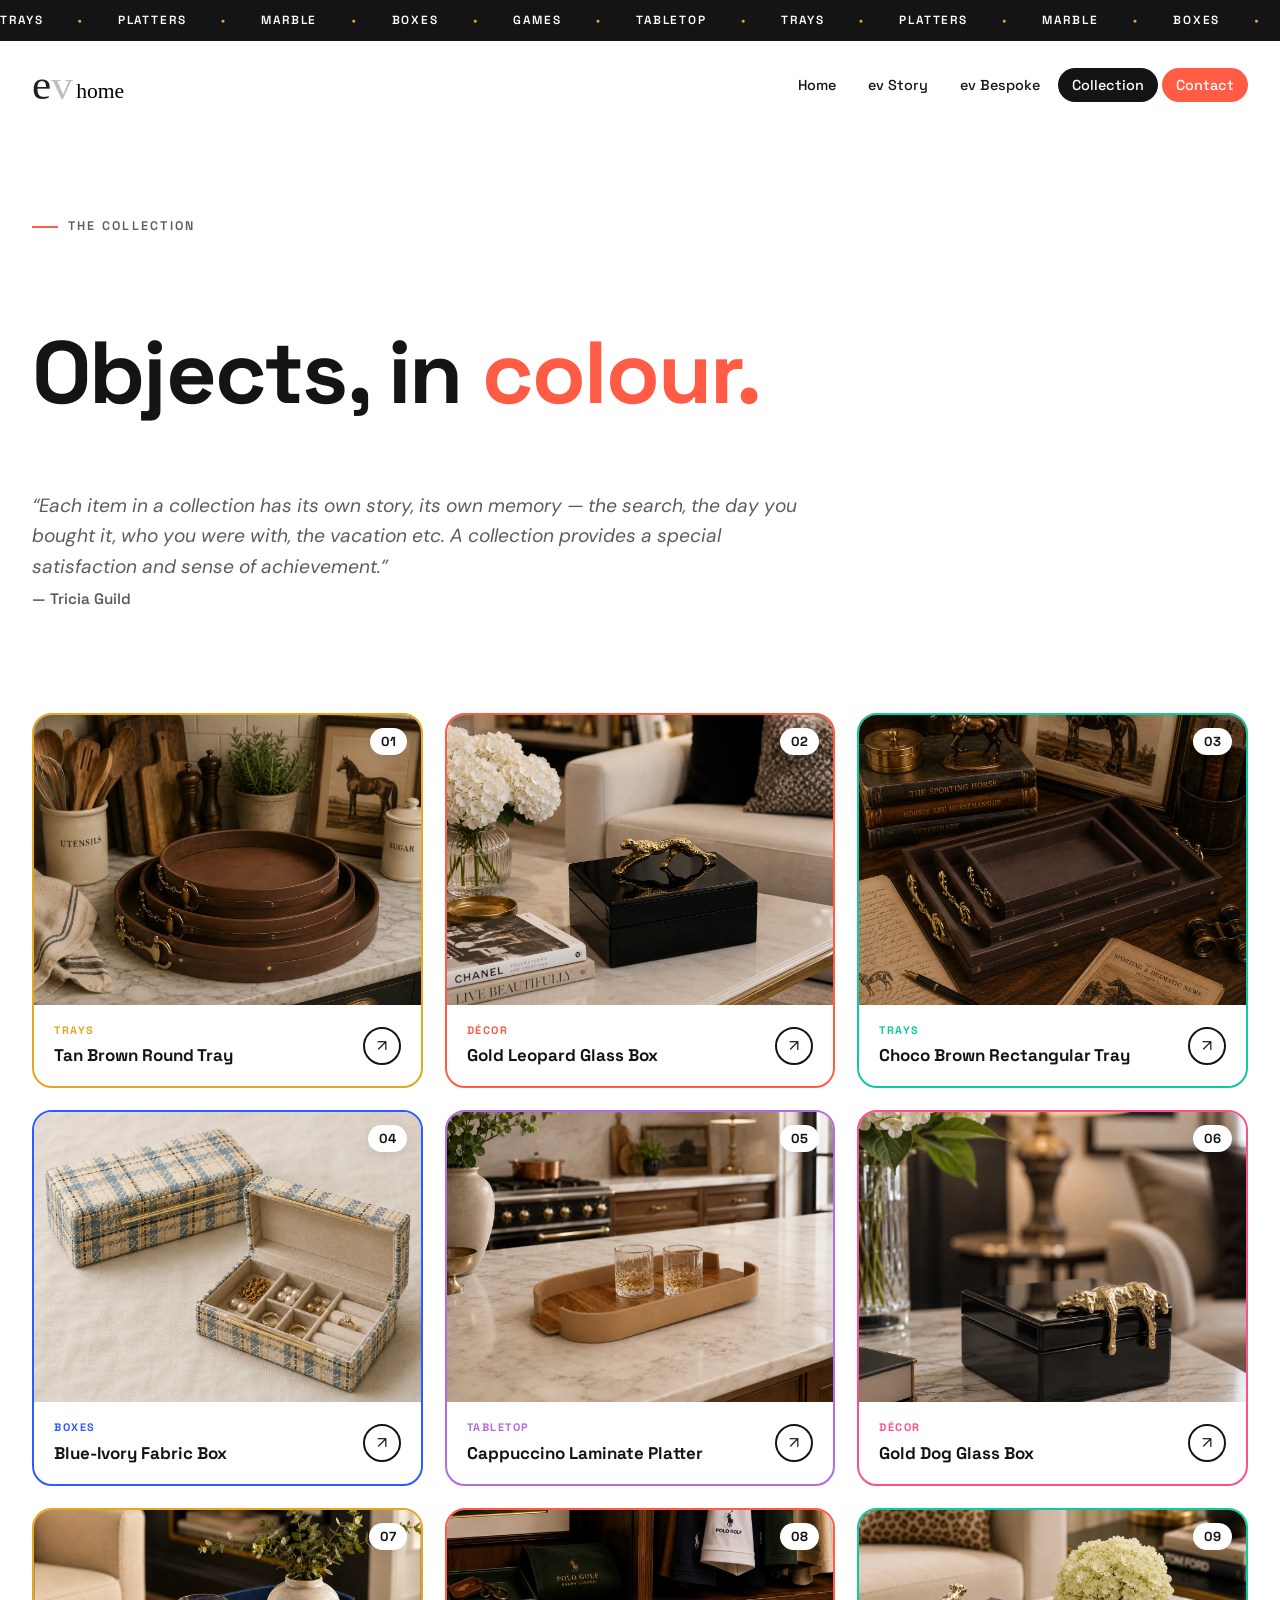
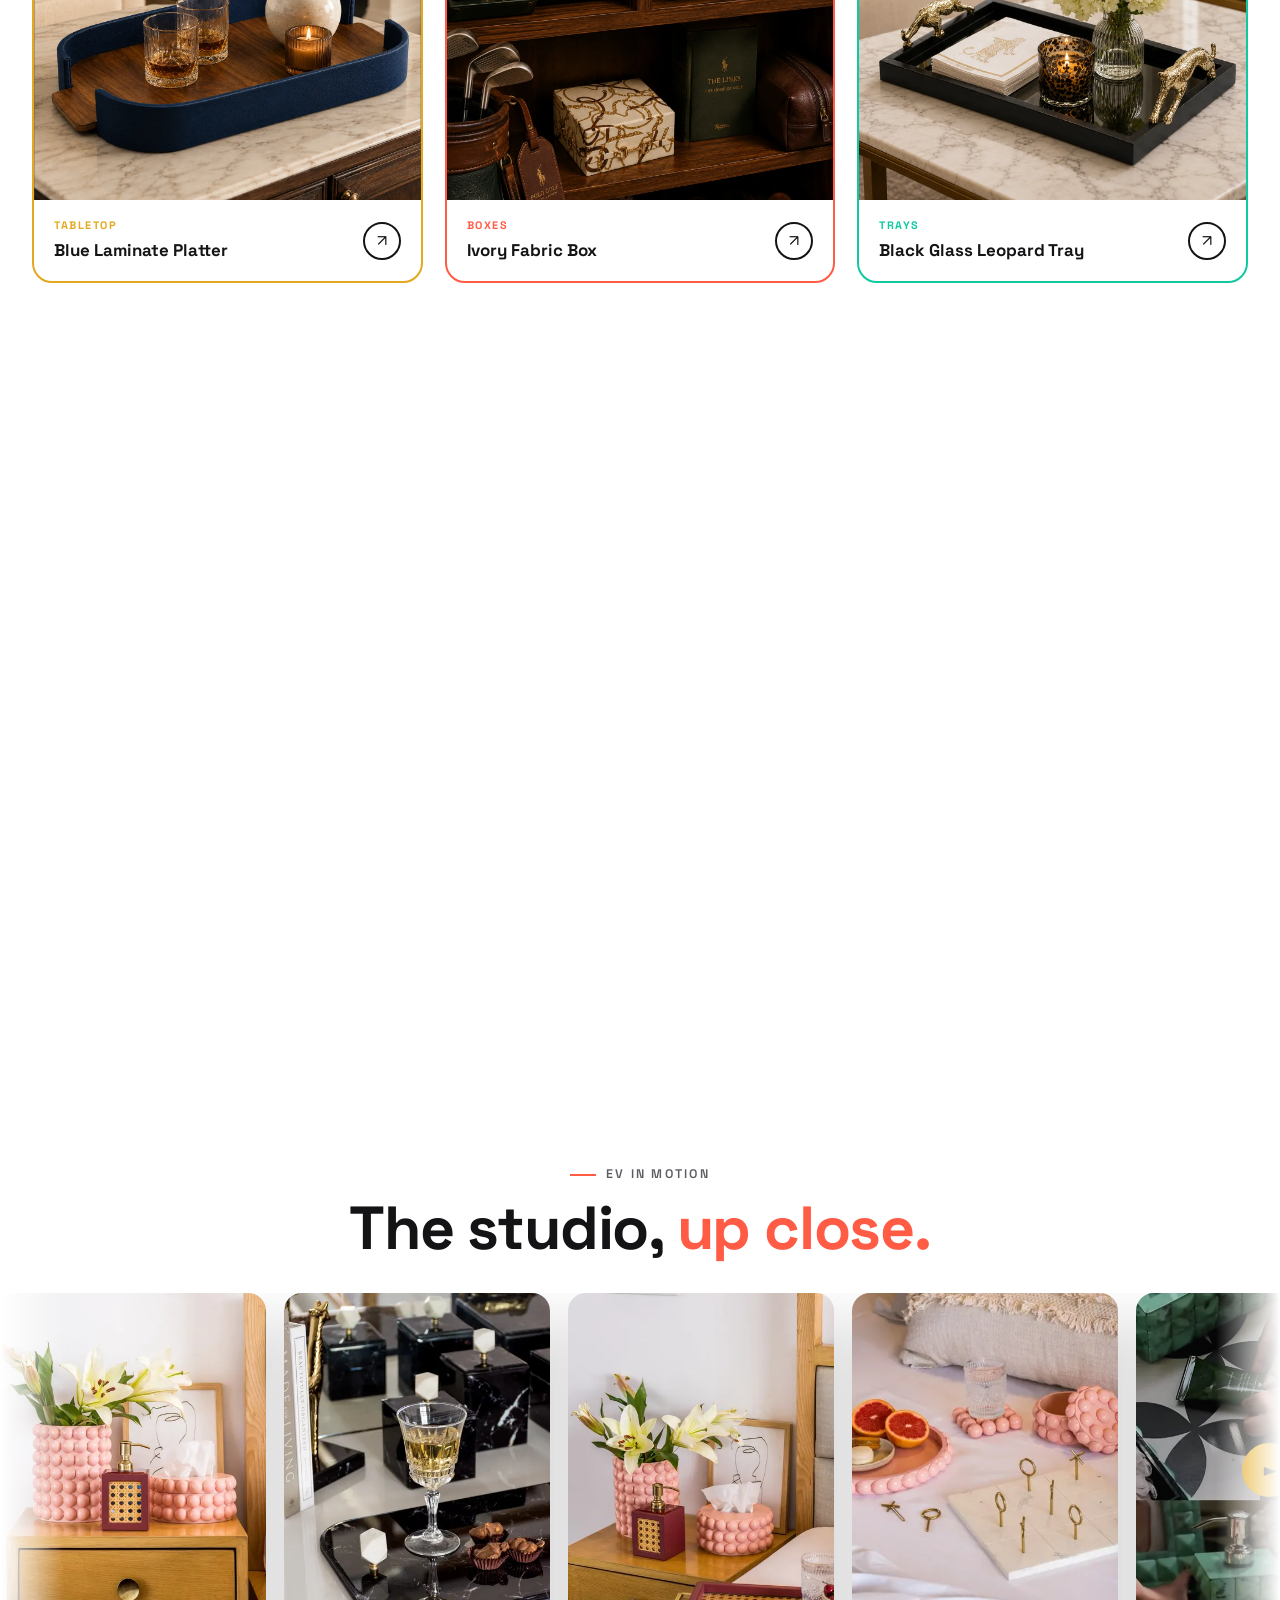
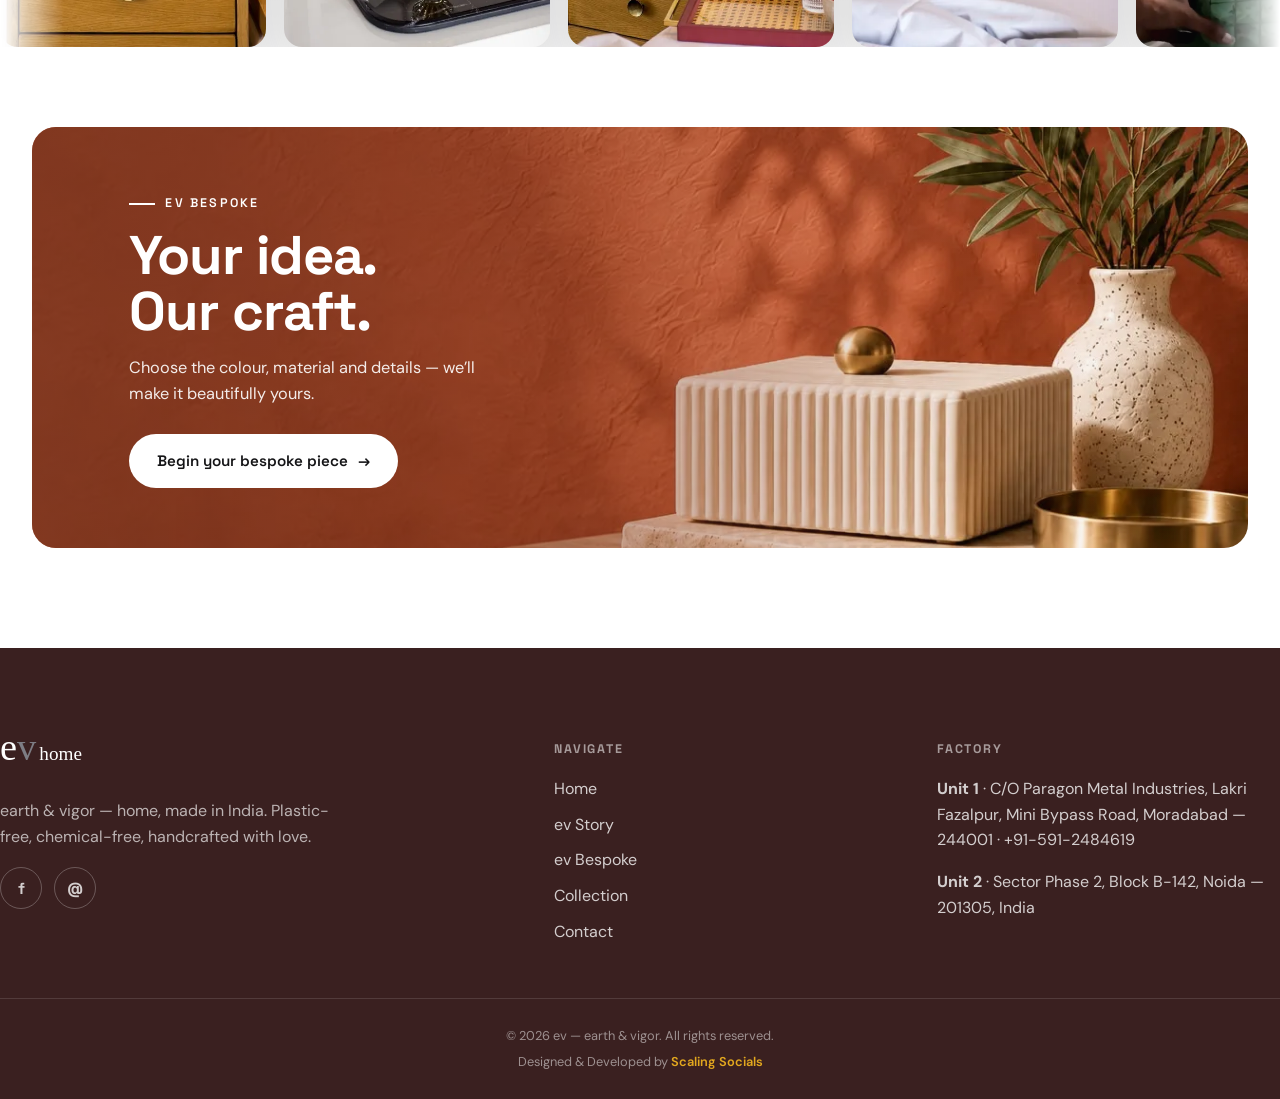
<file: collection.html>
<!doctype html>
<html lang="en">
<head>
  <meta charset="UTF-8" />
  <meta name="viewport" content="width=device-width, initial-scale=1.0" />
  <title>Collection — ev</title>
  <link rel="preconnect" href="https://fonts.googleapis.com" />
  <link rel="preconnect" href="https://fonts.gstatic.com" crossorigin />
  <link href="https://fonts.googleapis.com/css2?family=Space+Grotesk:wght@400;500;600;700&family=DM+Sans:opsz,wght@9..40,400;9..40,500;9..40,600&display=swap" rel="stylesheet" />
  <link rel="stylesheet" href="css/style.css" />
</head>
<body>

<div class="ticker" aria-hidden="true">
  <div class="ticker__track">
    <span>Trays</span><span>Platters</span><span>Marble</span><span>Boxes</span><span>Games</span><span>Tabletop</span>
    <span>Trays</span><span>Platters</span><span>Marble</span><span>Boxes</span><span>Games</span><span>Tabletop</span>
  </div>
</div>

<header class="site-header">
  <div class="wrap">
    <a href="index.html" class="logo" aria-label="ev — home"><span class="logo-e">e</span><span class="logo-v">v</span><span class="logo-home">home</span></a>
    <nav>
      <ul class="nav-links">
        <li><a href="index.html">Home</a></li>
        <li><a href="brand-story.html">ev Story</a></li>
        <li><a href="bespoke.html">ev Bespoke</a></li>
        <li><a href="collection.html" aria-current="page">Collection</a></li>
        <li><a href="contact.html" class="nav-cta">Contact</a></li>
        <li class="nav-social"><a href="https://www.facebook.com/share/19Vi8wivsV/?mibextid=wwXIfr" target="_blank" rel="noopener" aria-label="Facebook">f</a><a href="mailto:adi@evhome.in" aria-label="Email">@</a></li>
      </ul>
    </nav>
    <button class="nav-toggle" aria-label="Toggle menu">&#9776;</button>
  </div>
</header>

<main>
  <section class="page-hero">
    <div class="wrap">
      <span class="eyebrow">The Collection</span>
      <h1 class="reveal">Objects, in <span style="color:var(--coral);">colour.</span></h1>
      <p class="reveal d1" style="font-style:italic;font-size:1.2rem;max-width:60ch;">“Each item in a collection has its own story, its own memory — the search, the day you bought it, who you were with, the vacation etc. A collection provides a special satisfaction and sense of achievement.”<br><span style="font-style:normal;font-family:var(--font-display);font-weight:600;font-size:0.95rem;">— Tricia Guild</span></p>
    </div>
  </section>

  <div class="gallery-full">
    <div class="gallery-grid" id="collection-full"></div>
  </div>

  <!-- AUTO-SCROLLING MEDIA CAROUSEL (hover to pause + play videos) -->
  <section class="caro-section">
    <div class="wrap" style="text-align:center;margin-bottom:34px;">
      <span class="eyebrow" style="justify-content:center;">ev in motion</span>
      <h2 class="section-title reveal" style="margin-top:12px;">The studio, <span class="mark">up close.</span></h2>
    </div>
    <div class="caro-viewport">
      <div class="caro-track" id="caro-track"></div>
    </div>
  </section>

  <section style="padding-top:0;">
    <div class="wrap">
      <div class="bcta reveal" style="background-image:url('images/bespoke/cta-bg.webp')">
        <div class="bcta-inner">
          <span class="eyebrow">ev Bespoke</span>
          <h2>Your idea.<br>Our craft.</h2>
          <p>Choose the colour, material and details — we’ll make it beautifully yours.</p>
          <a class="btn" style="background:#fff;color:var(--ink);" href="bespoke.html">Begin your bespoke piece <span class="arrow">→</span></a>
        </div>
      </div>
    </div>
  </section>
</main>

<footer class="site-footer">
  <div class="wrap footer-grid">
    <div>
      <p class="brand"><span class="logo-e">e</span><span class="logo-v">v</span><span class="logo-home">home</span></p>
      <p class="tag">earth &amp; vigor — home, made in India. Plastic-free, chemical-free, handcrafted with love.</p>
      <div class="social"><a href="https://www.facebook.com/share/19Vi8wivsV/?mibextid=wwXIfr" target="_blank" rel="noopener" aria-label="Facebook">f</a><a href="mailto:adi@evhome.in" aria-label="Email">@</a></div>
    </div>
    <div>
      <p class="col-title">Navigate</p>
      <ul>
        <li><a href="index.html">Home</a></li>
        <li><a href="brand-story.html">ev Story</a></li>
        <li><a href="bespoke.html">ev Bespoke</a></li>
        <li><a href="collection.html">Collection</a></li>
        <li><a href="contact.html">Contact</a></li>
      </ul>
    </div>
    <div>
      <p class="col-title">Factory</p>
      <p><strong>Unit 1</strong> · C/O Paragon Metal Industries, Lakri Fazalpur, Mini Bypass Road, Moradabad — 244001 · +91-591-2484619</p>
      <p style="margin-top:10px;"><strong>Unit 2</strong> · Sector Phase 2, Block B-142, Noida — 201305, India</p>
    </div>
  </div>
  <div class="footer-bottom">
    <p>© 2026 ev — earth &amp; vigor. All rights reserved.</p>
    <p class="credit">Designed &amp; Developed by <a href="https://scalingsocials.com" target="_blank" rel="noopener">Scaling Socials</a></p>
  </div>
</footer>

<button class="to-top" aria-label="Back to top">&#8593;</button>

<script src="js/data.js"></script>
<script src="js/gallery.js"></script>
</body>
</html>
</file>
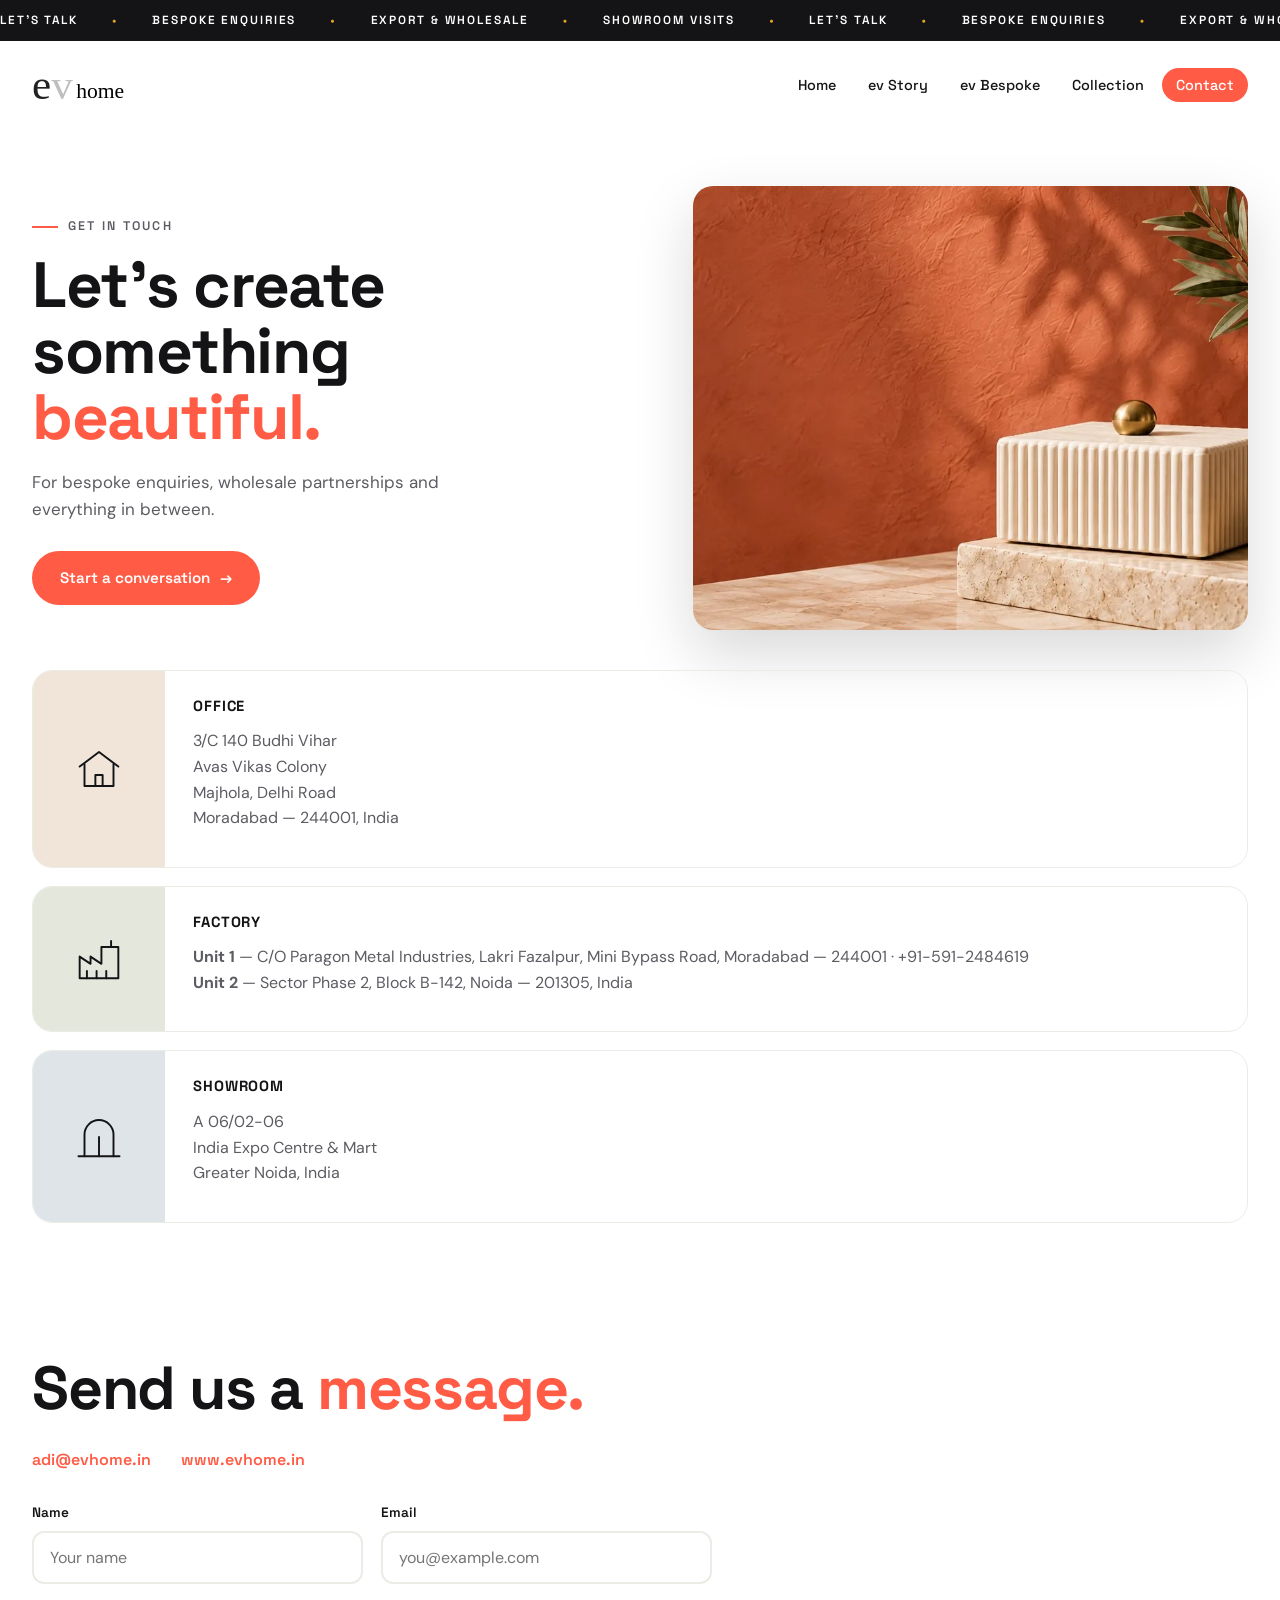
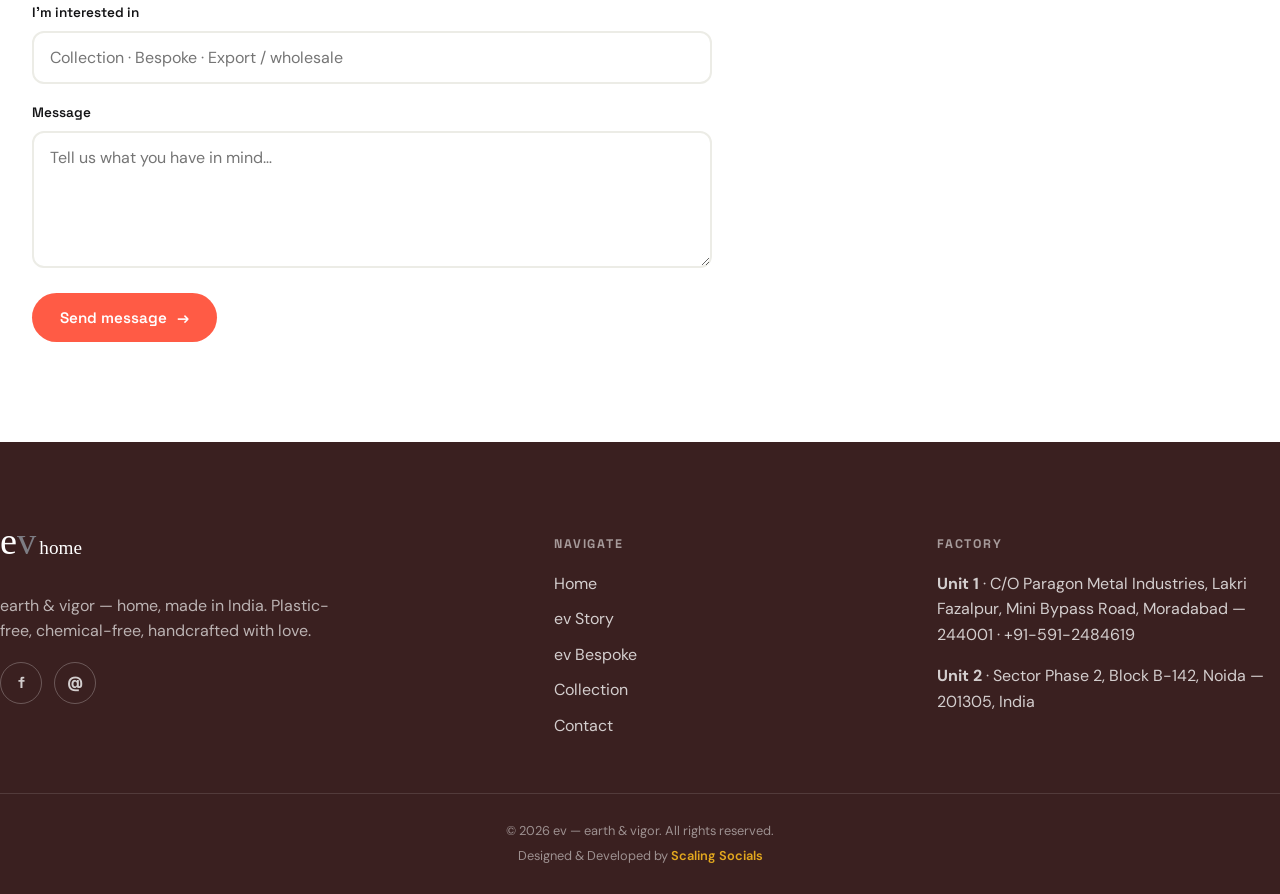
<file: contact.html>
<!doctype html>
<html lang="en">
<head>
  <meta charset="UTF-8" />
  <meta name="viewport" content="width=device-width, initial-scale=1.0" />
  <title>Contact — ev</title>
  <link rel="preconnect" href="https://fonts.googleapis.com" />
  <link rel="preconnect" href="https://fonts.gstatic.com" crossorigin />
  <link href="https://fonts.googleapis.com/css2?family=Space+Grotesk:wght@400;500;600;700&family=DM+Sans:opsz,wght@9..40,400;9..40,500;9..40,600&display=swap" rel="stylesheet" />
  <link rel="stylesheet" href="css/style.css" />
</head>
<body>

<div class="ticker" aria-hidden="true">
  <div class="ticker__track">
    <span>Let’s talk</span><span>Bespoke enquiries</span><span>Export &amp; wholesale</span><span>Showroom visits</span>
    <span>Let’s talk</span><span>Bespoke enquiries</span><span>Export &amp; wholesale</span><span>Showroom visits</span>
  </div>
</div>

<header class="site-header">
  <div class="wrap">
    <a href="index.html" class="logo" aria-label="ev — home"><span class="logo-e">e</span><span class="logo-v">v</span><span class="logo-home">home</span></a>
    <nav>
      <ul class="nav-links">
        <li><a href="index.html">Home</a></li>
        <li><a href="brand-story.html">ev Story</a></li>
        <li><a href="bespoke.html">ev Bespoke</a></li>
        <li><a href="collection.html">Collection</a></li>
        <li><a href="contact.html" class="nav-cta" aria-current="page">Contact</a></li>
        <li class="nav-social"><a href="https://www.facebook.com/share/19Vi8wivsV/?mibextid=wwXIfr" target="_blank" rel="noopener" aria-label="Facebook">f</a><a href="mailto:adi@evhome.in" aria-label="Email">@</a></li>
      </ul>
    </nav>
    <button class="nav-toggle" aria-label="Toggle menu">&#9776;</button>
  </div>
</header>

<main>
  <!-- CONTACT HERO -->
  <section class="contact-hero">
    <div class="wrap contact-hero-grid">
      <div class="contact-hero-copy reveal">
        <span class="eyebrow">Get in touch</span>
        <h1>Let’s create<br>something<br><span style="color:var(--coral);">beautiful.</span></h1>
        <p>For bespoke enquiries, wholesale partnerships and everything in between.</p>
        <a class="btn btn-coral" href="#enquiry">Start a conversation <span class="arrow">→</span></a>
      </div>
      <div class="contact-hero-media reveal d1">
        <img src="images/bespoke/cta-bg.webp" alt="ev homeware styled on a console" />
      </div>
    </div>
  </section>

  <!-- CONTACT CARDS -->
  <section class="contact-cards-sec" style="padding-top:0;">
    <div class="wrap contact-cards">
      <div class="cc reveal">
        <div class="cc-icon cc-yellow">
          <svg viewBox="0 0 48 48" fill="none" stroke="currentColor" stroke-width="1.6" stroke-linecap="round" stroke-linejoin="round"><path d="M8 22 24 10l16 12"/><path d="M12 20v18h24V20"/><path d="M21 38v-9h6v9"/></svg>
        </div>
        <div class="cc-body">
          <p class="cc-title">Office</p>
          <p class="cc-addr">3/C 140 Budhi Vihar<br>Avas Vikas Colony<br>Majhola, Delhi Road<br>Moradabad — 244001, India</p>
        </div>
      </div>

      <div class="cc reveal d1">
        <div class="cc-icon cc-sage">
          <svg viewBox="0 0 48 48" fill="none" stroke="currentColor" stroke-width="1.6" stroke-linecap="round" stroke-linejoin="round"><path d="M8 40V22l9 6v-6l9 6V14h14v26z"/><path d="M34 14V9"/><path d="M14 40v-6M22 40v-6M30 40v-6"/></svg>
        </div>
        <div class="cc-body">
          <p class="cc-title">Factory</p>
          <p class="cc-addr"><strong>Unit 1</strong> — C/O Paragon Metal Industries, Lakri Fazalpur, Mini Bypass Road, Moradabad — 244001 · +91-591-2484619<br><strong>Unit 2</strong> — Sector Phase 2, Block B-142, Noida — 201305, India</p>
        </div>
      </div>

      <div class="cc reveal d2">
        <div class="cc-icon cc-blue">
          <svg viewBox="0 0 48 48" fill="none" stroke="currentColor" stroke-width="1.6" stroke-linecap="round" stroke-linejoin="round"><path d="M12 40V22a12 12 0 0 1 24 0v18"/><path d="M7 40h34"/><path d="M24 40V24"/></svg>
        </div>
        <div class="cc-body">
          <p class="cc-title">Showroom</p>
          <p class="cc-addr">A 06/02-06<br>India Expo Centre &amp; Mart<br>Greater Noida, India</p>
        </div>
      </div>
    </div>
  </section>

  <!-- ENQUIRY FORM -->
  <section id="enquiry" style="padding-top:20px;">
    <div class="wrap">
      <div class="section-head reveal"><h2 class="section-title">Send us a <span class="mark">message.</span></h2></div>
      <div class="reveal" style="margin:-24px 0 30px;display:flex;gap:14px 30px;flex-wrap:wrap;font-family:var(--font-display);font-weight:600;">
        <a href="mailto:adi@evhome.in" style="color:var(--coral);">adi@evhome.in</a>
        <a href="https://www.evhome.in" target="_blank" rel="noopener" style="color:var(--coral);">www.evhome.in</a>
      </div>
      <form class="contact-form reveal" name="contact" method="POST" data-netlify="true" netlify-honeypot="bot-field">
        <input type="hidden" name="form-name" value="contact" />
        <p hidden><label>Don’t fill this out if you’re human: <input name="bot-field" /></label></p>
        <div class="row">
          <div><label for="name">Name</label><input id="name" name="name" type="text" placeholder="Your name" required /></div>
          <div><label for="email">Email</label><input id="email" name="email" type="email" placeholder="you@example.com" required /></div>
        </div>
        <div><label for="subject">I’m interested in</label><input id="subject" name="subject" type="text" placeholder="Collection · Bespoke · Export / wholesale" /></div>
        <div><label for="message">Message</label><textarea id="message" name="message" rows="5" placeholder="Tell us what you have in mind…" required></textarea></div>
        <button type="submit" class="btn btn-coral">Send message <span class="arrow">→</span></button>
      </form>
      <!-- Netlify Forms: works once deployed on Netlify. Submissions appear in Netlify dashboard > Forms;
           set an email notification to adi@evhome.in in Site settings > Forms > Form notifications. -->
    </div>
  </section>
</main>

<footer class="site-footer">
  <div class="wrap footer-grid">
    <div>
      <p class="brand"><span class="logo-e">e</span><span class="logo-v">v</span><span class="logo-home">home</span></p>
      <p class="tag">earth &amp; vigor — home, made in India. Plastic-free, chemical-free, handcrafted with love.</p>
      <div class="social"><a href="https://www.facebook.com/share/19Vi8wivsV/?mibextid=wwXIfr" target="_blank" rel="noopener" aria-label="Facebook">f</a><a href="mailto:adi@evhome.in" aria-label="Email">@</a></div>
    </div>
    <div>
      <p class="col-title">Navigate</p>
      <ul>
        <li><a href="index.html">Home</a></li>
        <li><a href="brand-story.html">ev Story</a></li>
        <li><a href="bespoke.html">ev Bespoke</a></li>
        <li><a href="collection.html">Collection</a></li>
        <li><a href="contact.html">Contact</a></li>
      </ul>
    </div>
    <div>
      <p class="col-title">Factory</p>
      <p><strong>Unit 1</strong> · C/O Paragon Metal Industries, Lakri Fazalpur, Mini Bypass Road, Moradabad — 244001 · +91-591-2484619</p>
      <p style="margin-top:10px;"><strong>Unit 2</strong> · Sector Phase 2, Block B-142, Noida — 201305, India</p>
    </div>
  </div>
  <div class="footer-bottom">
    <p>© 2026 ev — earth &amp; vigor. All rights reserved.</p>
    <p class="credit">Designed &amp; Developed by <a href="https://scalingsocials.com" target="_blank" rel="noopener">Scaling Socials</a></p>
  </div>
</footer>

<button class="to-top" aria-label="Back to top">&#8593;</button>

<script src="js/data.js"></script>
<script src="js/gallery.js"></script>
</body>
</html>
</file>
<file: css/style.css>
/* =============================================================
   ev — earth & vigor  |  v2 design system
   Airy, playful, bold colour-blocks. Big full-bleed gallery.
   Logo stays Times New Roman two-tone (per brand doc).
   ============================================================= */

:root {
  --bg: #ffffff;
  --bg-soft: #f6f4ef;
  --ink: #141416;
  --ink-soft: #5c5c63;
  --line: #ecece6;

  /* bold playful accents */
  --coral: #ff5b45;
  --mint: #10c9a0;
  --yellow: #ffc53d;
  --cobalt: #2e5bff;
  --lilac: #b06ce0;
  --pink: #ff4e8b;
  --sky: #38bdf8;
  --lime: #b7e04a;
  --mustard: #e3a81e;

  /* logo colours straight from ev logo.docx */
  --logo-e: #222222;
  --logo-v: #bfbfbf;

  --font-display: "Space Grotesk", "Arial Narrow", sans-serif;
  --font-body: "DM Sans", system-ui, sans-serif;
  --font-logo: "Times New Roman", Times, serif;

  --radius: 20px;
  --shadow: 0 24px 60px rgba(20, 20, 22, 0.16);
  --wrap: 1280px;
}

* { box-sizing: border-box; }
html { scroll-behavior: smooth; }
body {
  margin: 0;
  background: var(--bg);
  color: var(--ink);
  font-family: var(--font-body);
  line-height: 1.6;
  -webkit-font-smoothing: antialiased;
  overflow-x: hidden;
}
a { color: inherit; text-decoration: none; }
img { max-width: 100%; display: block; }
::selection { background: var(--yellow); color: var(--ink); }

.wrap { max-width: var(--wrap); margin: 0 auto; padding: 0 32px; }

h1, h2, h3 { font-family: var(--font-display); font-weight: 700; letter-spacing: -0.02em; line-height: 1.02; }

.eyebrow {
  display: inline-flex; align-items: center; gap: 10px;
  font-family: var(--font-display);
  font-size: 0.78rem; font-weight: 600;
  letter-spacing: 0.18em; text-transform: uppercase;
  color: var(--ink-soft);
}
.eyebrow::before { content: ""; width: 26px; height: 2px; background: var(--coral); }

/* ---------- Ticker ---------- */
.ticker {
  background: var(--ink);
  color: #fff;
  overflow: hidden; white-space: nowrap;
}
.ticker__track { display: inline-flex; gap: 34px; padding: 11px 0; animation: marquee 30s linear infinite; will-change: transform; }
.ticker:hover .ticker__track { animation-play-state: paused; }
.ticker span { font-family: var(--font-display); font-size: 0.74rem; font-weight: 600; letter-spacing: 0.16em; text-transform: uppercase; display: inline-flex; align-items: center; gap: 34px; }
.ticker span::after { content: "●"; color: var(--mustard); font-size: 0.6em; }
@keyframes marquee { from { transform: translateX(0); } to { transform: translateX(-50%); } }

/* ---------- Header ---------- */
.site-header {
  position: sticky; top: 0; z-index: 60;
  background: rgba(255, 255, 255, 0.86);
  backdrop-filter: blur(12px);
  border-bottom: 1px solid transparent;
  transition: border-color 0.3s ease, box-shadow 0.3s ease;
}
.site-header.scrolled { border-color: var(--line); box-shadow: 0 6px 24px rgba(20, 20, 22, 0.05); }
.site-header .wrap { display: flex; align-items: center; justify-content: space-between; height: 88px; }

.logo { font-family: var(--font-logo); font-size: 2.7rem; line-height: 1; display: inline-flex; align-items: baseline; }
.logo-e { color: var(--logo-e); }
.logo-v { color: var(--logo-v); }
.logo-home { font-family: var(--font-logo); font-size: 0.5em; color: #000; margin-left: 0.16em; align-self: flex-end; padding-bottom: 0.16em; }

.nav-links { display: flex; gap: 4px; list-style: none; margin: 0; padding: 0; align-items: center; }
.nav-links a {
  font-family: var(--font-display);
  font-size: 0.9rem; font-weight: 500;
  color: var(--ink); padding: 8px 14px; border-radius: 999px;
  transition: background 0.2s ease, color 0.2s ease;
}
.nav-links a:hover { background: var(--bg-soft); }
.nav-links a[aria-current="page"] { background: var(--ink); color: #fff; }
.nav-cta { background: var(--coral) !important; color: #fff !important; }
.nav-cta:hover { background: var(--ink) !important; }

.nav-toggle { display: none; background: none; border: none; font-size: 1.7rem; cursor: pointer; color: var(--ink); }
.nav-social { display: none; }
@media (max-width: 900px) {
  .nav-toggle { display: block; }
  .nav-links {
    position: fixed; top: 0; left: 0; width: 100vw; height: 100vh; height: 100dvh; z-index: 55;
    background: #fff;
    flex-direction: column; align-items: center; justify-content: center;
    gap: 20px; padding: 96px 24px 48px; display: none;
  }
  .nav-links.open { display: flex; }
  .nav-links a { padding: 9px 22px; font-size: 1.3rem; border-radius: 999px; }
  .nav-toggle { position: relative; z-index: 62; }
  .site-header .logo { position: relative; z-index: 62; }
  .nav-links .nav-social { display: flex; gap: 14px; margin-top: 14px; }
  .nav-links .nav-social a { width: 46px; height: 46px; padding: 0; border: 1.5px solid var(--ink); border-radius: 50%; display: grid; place-items: center; font-size: 1.05rem; background: none; color: var(--ink); }
  .nav-links .nav-social a:hover { background: var(--ink); color: #fff; }
}

/* ---------- Buttons ---------- */
.btn {
  display: inline-flex; align-items: center; gap: 10px;
  font-family: var(--font-display); font-weight: 600; font-size: 0.95rem;
  background: var(--ink); color: #fff;
  padding: 15px 28px; border-radius: 999px;
  transition: transform 0.2s ease, background 0.25s ease, box-shadow 0.25s ease;
}
.btn:hover { transform: translateY(-3px); box-shadow: var(--shadow); background: var(--coral); }
.btn-coral { background: var(--coral); }
.btn-coral:hover { background: var(--ink); }
.btn-outline { background: transparent; color: var(--ink); border: 2px solid var(--ink); padding: 13px 26px; }
.btn-outline:hover { background: var(--ink); color: #fff; }
.btn .arrow { transition: transform 0.25s ease; }
.btn:hover .arrow { transform: translateX(5px); }

.link-arrow { font-family: var(--font-display); font-weight: 600; display: inline-flex; align-items: center; gap: 8px; color: var(--ink); }
.link-arrow::after { content: "→"; transition: transform 0.25s ease; }
.link-arrow:hover::after { transform: translateX(6px); }

/* ---------- Sections ---------- */
section { padding: 100px 0; }
.section-head { display: flex; align-items: flex-end; justify-content: space-between; gap: 24px; margin-bottom: 52px; flex-wrap: wrap; }
.section-title { font-size: clamp(2.2rem, 5vw, 3.8rem); margin: 14px 0 0; }
.section-title .mark { color: var(--coral); }

/* ---------- Hero ---------- */
.hero { padding: 60px 0 40px; position: relative; overflow: hidden; }
.hero-grid { display: grid; grid-template-columns: 1.15fr 0.85fr; gap: 56px; align-items: center; }
.hero h1 { font-size: clamp(2.6rem, 6.5vw, 5.4rem); margin: 18px 0 0; }
.type-wrap { display: block; min-height: 1.1em; }
.type { color: var(--coral); }
.caret { display: inline-block; width: 3px; height: 0.92em; background: var(--ink); margin-left: 4px; transform: translateY(0.12em); animation: blink 1s steps(1) infinite; }
@keyframes blink { 50% { opacity: 0; } }
.hero-lead { font-size: 1.12rem; color: var(--ink-soft); max-width: 44ch; margin: 26px 0 32px; }
.hero-actions { display: flex; gap: 14px; flex-wrap: wrap; }

.hero-media { position: relative; }
.hero-media .frame {
  position: relative; z-index: 2; border-radius: var(--radius); overflow: hidden;
  aspect-ratio: 4 / 5; box-shadow: var(--shadow);
}
.hero-media .frame img { width: 100%; height: 100%; object-fit: cover; }
.hero-media .blk {
  position: absolute; z-index: 1; border-radius: var(--radius);
}
.hero-media .blk-1 { inset: -22px -22px auto auto; width: 62%; height: 62%; background: var(--yellow); }
.hero-media .blk-2 { left: -26px; bottom: -26px; width: 46%; height: 46%; background: var(--mint); border-radius: 50%; }
.hero-badge {
  position: absolute; z-index: 3; right: -14px; bottom: 30px;
  background: var(--cobalt); color: #fff; font-family: var(--font-display); font-weight: 700;
  width: 108px; height: 108px; border-radius: 50%; display: grid; place-items: center; text-align: center;
  font-size: 0.82rem; line-height: 1.15; padding: 10px; transform: rotate(-8deg);
  box-shadow: var(--shadow);
}

/* ---------- Gallery (bordered white cards, 3 per row) ---------- */
.gallery-full { max-width: var(--wrap); margin: 0 auto; padding: 0 32px; }
.gallery-head { max-width: var(--wrap); margin: 0 auto 8px; padding: 0 32px; }
.gallery-grid { display: grid; grid-template-columns: repeat(3, 1fr); gap: 22px; }
.tile {
  position: relative; overflow: hidden;
  background: #fff; border: 2px solid var(--line); border-radius: var(--radius);
  display: flex; flex-direction: column;
  transition: transform 0.28s ease, box-shadow 0.28s ease;
}
.tile:hover { transform: translateY(-6px); box-shadow: var(--shadow); }
.tile .thumb { position: relative; aspect-ratio: 4 / 3; overflow: hidden; background: var(--bg-soft); }
.tile .thumb img { width: 100%; height: 100%; object-fit: cover; transition: transform 0.6s cubic-bezier(0.2, 0.7, 0.2, 1); }
.tile:hover .thumb img { transform: scale(1.06); }
.tile .num { position: absolute; right: 14px; top: 13px; z-index: 3; font-family: var(--font-display); font-weight: 700; font-size: 0.82rem; background: #fff; border-radius: 999px; padding: 3px 11px; box-shadow: var(--shadow-sm, 0 4px 14px rgba(20,20,22,.1)); }
.tile .meta { padding: 17px 20px; display: flex; align-items: center; justify-content: space-between; gap: 12px; }
.tile .meta .cat { display: block; font-family: var(--font-display); font-size: 0.68rem; font-weight: 700; letter-spacing: 0.14em; text-transform: uppercase; }
.tile .meta .name { display: block; font-family: var(--font-display); font-weight: 700; font-size: 1.06rem; margin-top: 3px; color: var(--ink); }
.tile .go { flex: none; width: 38px; height: 38px; border-radius: 50%; display: grid; place-items: center; border: 2px solid var(--ink); transition: background 0.25s ease, color 0.25s ease; }
.tile:hover .go { background: var(--ink); color: #fff; }
.tile .image-placeholder { position: absolute; inset: 0; display: grid; place-items: center; color: rgba(20,20,22,0.5); font-family: var(--font-display); font-weight: 600; text-align: center; }

/* rotating accent: coloured border + coloured category label */
.tile:nth-child(6n+1) { border-color: var(--mustard); } .tile:nth-child(6n+1) .cat { color: var(--mustard); }
.tile:nth-child(6n+2) { border-color: var(--coral); }   .tile:nth-child(6n+2) .cat { color: var(--coral); }
.tile:nth-child(6n+3) { border-color: var(--mint); }    .tile:nth-child(6n+3) .cat { color: var(--mint); }
.tile:nth-child(6n+4) { border-color: var(--cobalt); }  .tile:nth-child(6n+4) .cat { color: var(--cobalt); }
.tile:nth-child(6n+5) { border-color: var(--lilac); }   .tile:nth-child(6n+5) .cat { color: var(--lilac); }
.tile:nth-child(6n+6) { border-color: var(--pink); }    .tile:nth-child(6n+6) .cat { color: var(--pink); }

/* ---------- Quote bars (dividers) ---------- */
.quote-feature { background: var(--ink); color: #fff; text-align: center; padding: 76px 8%; }
.quote-feature q { display: block; font-family: var(--font-display); font-style: italic; font-weight: 500; font-size: clamp(1.5rem, 3.6vw, 2.6rem); line-height: 1.3; max-width: 22ch; margin: 0 auto; }
.quote-feature .by { display: block; margin-top: 22px; font-family: var(--font-display); font-weight: 600; font-size: 0.82rem; letter-spacing: 0.14em; text-transform: uppercase; color: var(--mustard); }
.quotebar { background: var(--ink); color: #fff; overflow: hidden; white-space: nowrap; padding: 20px 0; }
.quotebar__track { display: inline-flex; gap: 60px; animation: marquee 34s linear infinite; will-change: transform; }
.quotebar:hover .quotebar__track { animation-play-state: paused; }
.quotebar span { font-family: var(--font-display); font-style: normal; font-weight: 600; font-size: clamp(1.05rem, 2.3vw, 1.55rem); display: inline-flex; align-items: center; gap: 60px; }
.quotebar span::after { content: "✦"; color: var(--mustard); font-size: 0.6em; }

/* ---------- Auto-scrolling media carousel ---------- */
.caro-section { padding: 80px 0; overflow: hidden; }
.caro-viewport {
  width: 100%; overflow: hidden;
  -webkit-mask-image: linear-gradient(90deg, transparent, #000 5%, #000 95%, transparent);
  mask-image: linear-gradient(90deg, transparent, #000 5%, #000 95%, transparent);
}
.caro-track { display: flex; gap: 18px; width: max-content; animation: caro 55s linear infinite; will-change: transform; }
.caro-viewport:hover .caro-track { animation-play-state: paused; }
@keyframes caro { from { transform: translateX(0); } to { transform: translateX(-50%); } }
.caro-card {
  position: relative; flex: 0 0 auto; width: 266px; height: 354px;
  border-radius: 18px; overflow: hidden; background: var(--bg-soft);
  box-shadow: var(--shadow); transition: transform 0.3s ease;
}
.caro-card:hover { transform: translateY(-6px) scale(1.02); }
.caro-card img, .caro-card video { width: 100%; height: 100%; object-fit: cover; display: block; }
.caro-play {
  position: absolute; inset: 0; display: grid; place-items: center;
  color: #fff; background: rgba(20,20,22,0.28); transition: opacity 0.3s ease; pointer-events: none;
}
.caro-play span {
  width: 54px; height: 54px; border-radius: 50%; display: grid; place-items: center;
  background: var(--mustard); color: var(--ink); font-size: 1.1rem; padding-left: 3px;
}
.caro-video:hover .caro-play { opacity: 0; }
@media (max-width: 560px) {
  .caro-card { width: 200px; height: 280px; }
  .caro-section { padding: 60px 0; }
}

/* ---------- Image with mustard border ---------- */
.framed-mustard { border: 10px solid var(--mustard); border-radius: var(--radius); overflow: hidden; box-shadow: var(--shadow); }
.framed-mustard img { width: 100%; height: 100%; object-fit: cover; display: block; }

/* ---------- Testimonial ---------- */
.testimonial { text-align: center; max-width: 900px; margin: 0 auto; }
.testimonial .stars { color: var(--mustard); font-size: 1.4rem; letter-spacing: 4px; }
.testimonial q { display: block; font-family: var(--font-display); font-style: italic; font-weight: 500; font-size: clamp(1.6rem, 4vw, 2.8rem); line-height: 1.3; max-width: 22ch; margin: 22px auto; }
.testimonial .by { font-family: var(--font-display); font-weight: 700; font-size: 1.05rem; }
.testimonial .role { color: var(--ink-soft); font-size: 0.9rem; }

/* ---------- Testimonial / review (photo + quote) ---------- */
.review { display: grid; grid-template-columns: 0.82fr 1.18fr; gap: 56px; align-items: center; }
.review-photo { position: relative; width: 100%; max-width: 340px; }
.review-photo img { position: relative; z-index: 2; width: 100%; aspect-ratio: 4 / 5; object-fit: cover; object-position: center 18%; border-radius: 22px; box-shadow: var(--shadow); display: block; }
.review-blob { position: absolute; z-index: 1; top: -18px; right: -18px; width: 72%; height: 72%; background: var(--mustard); border-radius: 22px; }
.review-badge { position: absolute; z-index: 3; left: -16px; bottom: 26px; width: 58px; height: 58px; border-radius: 16px; background: var(--ink); color: var(--mustard); display: grid; place-items: center; font-family: var(--font-display); font-weight: 700; font-size: 2.1rem; line-height: 0; padding-top: 14px; }
.review-stars { color: var(--mustard); font-size: 1.25rem; letter-spacing: 5px; margin: 14px 0 18px; }
.review-quote { font-family: var(--font-display); font-style: italic; font-weight: 500; font-size: clamp(1.4rem, 2.9vw, 2.25rem); line-height: 1.34; margin: 0 0 26px; border: 0; padding: 0; }
.review-name { font-family: var(--font-display); font-weight: 700; font-size: 1.12rem; margin: 0; }
.review-role { color: var(--ink-soft); font-size: 0.92rem; margin: 3px 0 0; }
@media (max-width: 820px) {
  .review { grid-template-columns: 1fr; gap: 34px; }
  .review-photo { max-width: 280px; margin: 0 auto; }
  .review-body { text-align: center; }
  .review-body .eyebrow { justify-content: center; }
}

/* ---------- ev story split (white text + image collage) ---------- */
.split-story { display: grid; grid-template-columns: 1fr 1.05fr; gap: 44px; align-items: center; }
.story-copy { padding: 6px 0; display: flex; flex-direction: column; justify-content: center; }
.story-copy h2 { font-size: clamp(2rem, 4vw, 3.2rem); margin: 14px 0 18px; }
.story-copy p { margin: 0 0 14px; color: var(--ink-soft); font-size: 1.05rem; }
.story-collage { display: grid; grid-template-columns: 1fr 1fr; gap: 14px; }
.story-collage img, .story-collage video { width: 100%; height: 100%; object-fit: cover; border-radius: 16px; aspect-ratio: 1 / 1; display: block; }
.story-collage > :first-child { grid-row: span 2; aspect-ratio: 3 / 5; }
.framed-mustard { max-width: 100%; }
@media (max-width: 900px) { .split-story { grid-template-columns: 1fr; gap: 28px; } }

/* ---------- Hero image slider (cross-fade) ---------- */
.hero-slider { position: relative; width: 100%; height: 100%; }
.hero-slider .slide { position: absolute; inset: 0; opacity: 0; transition: opacity 1.1s ease; }
.hero-slider .slide.active { opacity: 1; }
.hero-slider .slide img { width: 100%; height: 100%; object-fit: cover; }

/* ---------- Creative testimonial (mustard card) ---------- */
.testi { max-width: 720px; margin: 0 auto; position: relative; }
.testi-card { background: var(--mustard); color: var(--ink); border-radius: 26px; padding: 56px 46px 44px; position: relative; text-align: center; }
.testi-mark { position: absolute; top: -28px; right: 34px; width: 66px; height: 66px; border-radius: 18px; background: var(--ink); color: var(--mustard); display: grid; place-items: center; font-family: var(--font-display); font-weight: 700; font-size: 2.6rem; line-height: 0; padding-top: 18px; }
.testi-stars { color: var(--ink); font-size: 1.15rem; letter-spacing: 5px; margin-bottom: 16px; }
.testi-quote { font-family: var(--font-display); font-style: italic; font-weight: 500; font-size: clamp(1.3rem, 2.9vw, 2rem); line-height: 1.35; margin: 0; }
.testi-avatar { width: 74px; height: 74px; border-radius: 50%; background: var(--ink); color: var(--mustard); display: grid; place-items: center; font-family: var(--font-display); font-weight: 700; font-size: 1.4rem; margin: 34px auto 12px; border: 4px solid #fff; }
.testi .by { font-family: var(--font-display); font-weight: 700; font-size: 1.05rem; }
.testi .role { color: rgba(20,20,22,0.72); font-size: 0.9rem; }

/* ---------- Colour-block panel (story / about) ---------- */
.panel { border-radius: 0; }
.panel-grid { display: grid; grid-template-columns: 1fr 1fr; gap: 0; align-items: stretch; }
.panel-color { padding: 90px 8%; display: flex; flex-direction: column; justify-content: center; }
.panel-color h2 { font-size: clamp(2rem, 4vw, 3.2rem); margin: 16px 0 20px; }
.panel-color p { font-size: 1.06rem; margin: 0 0 16px; }
.panel-media { min-height: 420px; background-size: cover; background-position: center; }
.panel-slider { position: relative; overflow: hidden; }
.panel-slider .pslide { position: absolute; inset: 0; background-size: cover; background-position: center; opacity: 0; transition: opacity 1.1s ease; }
.panel-slider .pslide.active { opacity: 1; }
.bg-coral { background: var(--coral); color: #fff; } .bg-coral .eyebrow, .bg-coral .eyebrow::before { color: #fff; }
.bg-mint { background: var(--mint); } .bg-yellow { background: var(--yellow); }
.bg-cobalt { background: var(--cobalt); color: #fff; } .bg-cobalt .eyebrow { color: #fff; } .bg-cobalt .eyebrow::before { background: var(--yellow); }
.bg-lilac { background: var(--lilac); color: #fff; }
.bg-ink { background: var(--ink); color: #fff; } .bg-ink .eyebrow { color: #fff; }
.bg-mustard { background: var(--mustard); color: var(--ink); }
.bg-mustard .eyebrow { color: var(--ink); } .bg-mustard .eyebrow::before { background: var(--ink); }

/* ---------- Big word marquee ---------- */
.wordmarquee { background: var(--ink); color: #fff; padding: 22px 0; overflow: hidden; white-space: nowrap; }
.wordmarquee__track { display: inline-flex; gap: 44px; animation: marquee 26s linear infinite; will-change: transform; }
.wordmarquee span { font-family: var(--font-display); font-weight: 700; font-size: clamp(1.5rem, 3.2vw, 2.6rem); display: inline-flex; align-items: center; gap: 44px; }
.wordmarquee span::after { content: "✦"; color: var(--mint); font-size: 0.6em; }
.wordmarquee .o { color: transparent; -webkit-text-stroke: 1.5px #fff; }

/* ---------- Features (playful cards) ---------- */
.cards { display: grid; grid-template-columns: repeat(3, 1fr); gap: 22px; }
.card { border-radius: var(--radius); padding: 34px 30px; color: var(--ink); transition: transform 0.28s ease; }
.card:hover { transform: translateY(-8px); }
.card:nth-child(1) { background: var(--yellow); }
.card:nth-child(2) { background: var(--mint); }
.card:nth-child(3) { background: var(--lilac); color: #fff; }
.card .emoji { font-size: 2rem; }
.card h3 { font-size: 1.4rem; margin: 16px 0 8px; }
.card p { margin: 0; font-size: 0.98rem; }

/* ---------- Prose ---------- */
.prose { max-width: 62ch; }
.prose p { margin: 0 0 18px; color: var(--ink-soft); font-size: 1.05rem; }
.lede { font-family: var(--font-display); font-size: 1.35rem; font-weight: 500; color: var(--ink); line-height: 1.35; }

/* ---------- Steps ---------- */
.steps { display: grid; grid-template-columns: repeat(4, 1fr); gap: 18px; }
.step { border-radius: var(--radius); padding: 28px 24px; background: var(--bg-soft); transition: transform 0.28s ease; }
.step:hover { transform: translateY(-6px); }
.step:nth-child(4n+1){background:var(--yellow);} .step:nth-child(4n+2){background:var(--mint);} .step:nth-child(4n+3){background:var(--sky);} .step:nth-child(4n+4){background:var(--pink);color:#fff;}
.step .num { font-family: var(--font-display); font-weight: 700; font-size: 2.2rem; }
.step .label { font-family: var(--font-display); font-weight: 700; font-size: 1.2rem; margin: 6px 0 6px; }
.step p { margin: 0; font-size: 0.92rem; }

/* ---------- Bespoke: image step cards (2x2) ---------- */
.bsteps { display: grid; grid-template-columns: 1fr 1fr; gap: 20px; }
.bstep { border-radius: 20px; overflow: hidden; background: #f4ede3; box-shadow: 0 10px 30px rgba(20,20,22,0.07); transition: transform 0.28s ease, box-shadow 0.28s ease; }
.bstep:hover { transform: translateY(-5px); box-shadow: var(--shadow); }
.bstep-img { aspect-ratio: 16 / 10; background-size: cover; background-position: center; }
.bstep-body { display: flex; align-items: center; gap: 20px; padding: 22px 26px; }
.bstep-num { font-family: "Times New Roman", Georgia, serif; font-size: 2.9rem; line-height: 1; font-weight: 400; flex: none; }
.bstep-label { font-family: var(--font-display); font-weight: 700; text-transform: uppercase; letter-spacing: 0.08em; font-size: 0.86rem; margin: 0; }
.bstep-desc { color: var(--ink-soft); font-size: 0.94rem; margin: 4px 0 0; }
/* muted reference palette */
.bstep:nth-child(1) { background: #f0e5d8; } .bstep:nth-child(1) .bstep-num { color: #c0824f; }
.bstep:nth-child(2) { background: #e4e7db; } .bstep:nth-child(2) .bstep-num { color: #7f8b5e; }
.bstep:nth-child(3) { background: #dee4e7; } .bstep:nth-child(3) .bstep-num { color: #6f8794; }
.bstep:nth-child(4) { background: #ece0d1; } .bstep:nth-child(4) .bstep-num { color: #b5764a; }
@media (max-width: 640px) { .bsteps { grid-template-columns: 1fr; } }

/* ---------- Bespoke: new CTA with background image ---------- */
.bcta { position: relative; border-radius: 24px; overflow: hidden; min-height: 380px; display: flex; align-items: center; background-color: #b5613a; background-size: cover; background-position: center; }
.bcta::before { content: ""; position: absolute; inset: 0; background: linear-gradient(90deg, rgba(120,52,30,0.78) 0%, rgba(120,52,30,0.45) 45%, rgba(120,52,30,0.05) 78%); }
.bcta-inner { position: relative; padding: 60px 8%; color: #fff; max-width: 560px; }
.bcta-inner .eyebrow { color: #fff; margin-bottom: 14px; }
.bcta-inner .eyebrow::before { background: #fff; }
.bcta-inner h2 { color: #fff; font-size: clamp(2.1rem, 4.4vw, 3.4rem); margin: 0 0 16px; }
.bcta-inner p { color: rgba(255,255,255,0.9); font-size: 1.02rem; margin: 0 0 26px; max-width: 34ch; }
@media (max-width: 560px) { .bcta { min-height: 320px; } .bcta::before { background: linear-gradient(180deg, rgba(120,52,30,0.5), rgba(120,52,30,0.82)); } }

/* ---------- Page hero (inner) ---------- */
.page-hero { padding: 80px 0; }
.page-hero .eyebrow { margin-bottom: 18px; }
.page-hero h1 { font-size: clamp(2.8rem, 7vw, 5.5rem); }
.page-hero p { max-width: 54ch; color: var(--ink-soft); font-size: 1.12rem; margin-top: 22px; }
.page-hero.on-color { color: #fff; }
.page-hero.on-color .eyebrow, .page-hero.on-color .eyebrow::before { color: #fff; }
.page-hero.on-color p { color: rgba(255,255,255,0.9); }

/* ---------- Quotes ---------- */
.quotes { display: grid; grid-template-columns: repeat(2, 1fr); gap: 22px; }
.quote { border-radius: var(--radius); padding: 34px; background: var(--bg-soft); }
.quote:nth-child(1){background:var(--mint);} .quote:nth-child(2){background:var(--yellow);}
.quote p { font-family: var(--font-display); font-size: 1.3rem; font-weight: 500; line-height: 1.4; margin: 0 0 16px; }
.quote cite { font-style: normal; font-weight: 600; font-family: var(--font-display); }

/* ---------- Contact ---------- */
.contact-grid { display: grid; grid-template-columns: repeat(3, 1fr); gap: 20px; margin-bottom: 52px; }
.contact-card { border-radius: var(--radius); padding: 30px; transition: transform 0.28s ease; }
.contact-card:hover { transform: translateY(-6px); }
.contact-card:nth-child(1){background:var(--yellow);} .contact-card:nth-child(2){background:var(--mint);} .contact-card:nth-child(3){background:var(--sky);}
.contact-card .label { font-family: var(--font-display); font-weight: 700; letter-spacing: 0.02em; text-transform: uppercase; font-size: 0.8rem; margin-bottom: 10px; }
form.contact-form { max-width: 680px; display: flex; flex-direction: column; gap: 18px; }
form.contact-form .row { display: grid; grid-template-columns: 1fr 1fr; gap: 18px; }
form.contact-form label { display: block; font-family: var(--font-display); font-weight: 600; font-size: 0.85rem; margin-bottom: 7px; }
form.contact-form input, form.contact-form textarea {
  width: 100%; border: 2px solid var(--line); background: #fff; border-radius: 12px;
  padding: 14px 16px; font-family: var(--font-body); font-size: 1rem; transition: border-color 0.2s ease;
}
form.contact-form input:focus, form.contact-form textarea:focus { outline: none; border-color: var(--coral); }
form.contact-form button { align-self: flex-start; border: none; cursor: pointer; }

/* ---------- Founder ---------- */
.founder-grid { display: grid; grid-template-columns: repeat(2, 1fr); gap: 16px; max-width: 480px; }
.founder-grid .ph { aspect-ratio: 3/4; border-radius: var(--radius); display: grid; place-items: center; font-family: var(--font-display); font-weight: 600; color: var(--ink); }
.founder-grid .ph:nth-child(1){background:var(--mint);} .founder-grid .ph:nth-child(2){background:var(--yellow);}

/* ---------- CTA ---------- */
.cta { border-radius: var(--radius); padding: 70px 8%; text-align: center; }
.cta h2 { font-size: clamp(2rem, 5vw, 3.6rem); margin: 0 0 26px; }

/* ---------- Certifications: scrolling logo marquee ---------- */
.cert-marquee {
  width: 100%; overflow: hidden;
  -webkit-mask-image: linear-gradient(90deg, transparent, #000 6%, #000 94%, transparent);
  mask-image: linear-gradient(90deg, transparent, #000 6%, #000 94%, transparent);
}
.cert-track { display: flex; align-items: center; width: max-content; animation: marquee 42s linear infinite; will-change: transform; }
.cert-marquee:hover .cert-track { animation-play-state: paused; }
.cert-track img { height: 112px; width: auto; flex: 0 0 auto; object-fit: contain; margin-right: 68px; transition: transform 0.3s ease; }
.cert-track img:hover { transform: scale(1.08); }
@media (max-width: 560px) { .cert-track img { height: 84px; margin-right: 44px; } }

/* ---------- Certifications ---------- */
.badges { display: flex; gap: 14px; flex-wrap: wrap; justify-content: center; }
.badge { display: inline-flex; align-items: center; gap: 9px; padding: 12px 20px; border-radius: 999px; background: #fff; border: 2px solid var(--ink); font-family: var(--font-display); font-weight: 600; font-size: 0.85rem; }
.badge span { font-size: 1.1rem; }

/* ---------- Footer ---------- */
.site-footer { background: #3a2020; color: #fff; }
.footer-grid { display: grid; grid-template-columns: 1.5fr 1fr 1fr; gap: 40px; padding: 80px 0 44px; }
.footer-grid .brand { font-family: var(--font-logo); font-size: 2.4rem; line-height: 1; display: inline-flex; align-items: baseline; margin: 0 0 16px; }
.footer-grid .brand .logo-e { color: #fff; } .footer-grid .brand .logo-v { color: #7d7d84; } .footer-grid .brand .logo-home { color: #fff; }
.footer-grid .tag { color: rgba(255,255,255,0.66); max-width: 32ch; }
.footer-grid .col-title { font-family: var(--font-display); font-weight: 700; font-size: 0.78rem; letter-spacing: 0.14em; text-transform: uppercase; color: rgba(255,255,255,0.55); margin-bottom: 16px; }
.footer-grid ul { list-style: none; margin: 0; padding: 0; }
.footer-grid li { margin-bottom: 10px; }
.footer-grid a, .footer-grid p { color: rgba(255,255,255,0.78); }
.footer-grid a:hover { color: var(--yellow); }
.social { display: flex; gap: 12px; margin-top: 18px; }
.social a { width: 42px; height: 42px; border-radius: 50%; display: grid; place-items: center; border: 1.5px solid rgba(255,255,255,0.25); font-family: var(--font-display); font-weight: 700; transition: background 0.25s ease, color 0.25s ease, transform 0.25s ease; }
.social a:hover { background: var(--coral); border-color: var(--coral); transform: translateY(-3px); }
.footer-bottom { border-top: 1px solid rgba(255,255,255,0.12); padding: 22px 0; text-align: center; font-size: 0.8rem; color: rgba(255,255,255,0.5); }
.footer-bottom p { margin: 5px 0; }
.footer-bottom .credit a { color: var(--mustard); font-weight: 600; transition: opacity 0.2s ease; }
.footer-bottom .credit a:hover { opacity: 0.8; }

/* ---------- Reveal ---------- */
.reveal { opacity: 0; transform: translateY(30px); transition: opacity 0.7s ease, transform 0.7s ease; }
.reveal.in { opacity: 1; transform: none; }
.reveal.d1 { transition-delay: 0.09s; } .reveal.d2 { transition-delay: 0.18s; } .reveal.d3 { transition-delay: 0.27s; }
/* gallery tiles reveal without vertical shift (keeps grid tidy) */
.tile.reveal { transform: scale(0.98); } .tile.reveal.in { transform: none; }

.to-top { position: fixed; right: 22px; bottom: 22px; z-index: 70; width: 50px; height: 50px; border-radius: 50%; background: var(--ink); color: #fff; display: grid; place-items: center; font-size: 1.2rem; cursor: pointer; opacity: 0; transform: translateY(14px); pointer-events: none; transition: opacity 0.3s ease, transform 0.3s ease, background 0.25s ease; box-shadow: var(--shadow); }
.to-top.show { opacity: 1; transform: none; pointer-events: auto; }
.to-top:hover { background: var(--coral); }

.todo-note { color: rgba(20,20,22,0.45); font-size: 0.9rem; }

/* ---------- Contact page (reference redesign) ---------- */
.contact-hero { padding: 56px 0 40px; }
.contact-hero-grid { display: grid; grid-template-columns: 1.05fr 0.95fr; gap: 48px; align-items: center; }
.contact-hero-copy h1 { font-size: clamp(2.4rem, 5.4vw, 4rem); line-height: 1.03; margin: 16px 0 18px; }
.contact-hero-copy p { color: var(--ink-soft); font-size: 1.06rem; max-width: 34ch; margin: 0 0 28px; }
.contact-hero-media { border-radius: var(--radius); overflow: hidden; aspect-ratio: 5 / 4; box-shadow: var(--shadow); }
.contact-hero-media img { width: 100%; height: 100%; object-fit: cover; }
.contact-cards { display: grid; gap: 18px; }
.cc { display: grid; grid-template-columns: 132px 1fr; background: var(--cream); border: 1px solid var(--line); border-radius: var(--radius); overflow: hidden; }
.cc-icon { display: grid; place-items: center; padding: 24px; }
.cc-icon svg { width: 58px; height: 58px; color: var(--ink); }
.cc-yellow { background: #f0e5d8; } .cc-sage { background: #e4e7db; } .cc-blue { background: #dee4e7; }
.cc-body { padding: 24px 28px; }
.cc-title { font-family: var(--font-display); font-weight: 700; text-transform: uppercase; letter-spacing: 0.06em; font-size: 0.92rem; margin: 0 0 10px; }
.cc-addr { color: var(--ink-soft); line-height: 1.6; margin: 0 0 12px; }
.cc-link { color: var(--coral); font-family: var(--font-display); font-weight: 600; display: inline-flex; align-items: center; gap: 6px; }
.cc-link .arrow { transition: transform 0.25s ease; }
.cc-link:hover .arrow { transform: translateX(4px); }
@media (max-width: 820px) {
  .contact-hero-grid { grid-template-columns: 1fr; gap: 30px; }
  .contact-hero-media { aspect-ratio: 16 / 10; }
}
@media (max-width: 560px) {
  .cc { grid-template-columns: 84px 1fr; }
  .cc-icon { padding: 14px; } .cc-icon svg { width: 40px; height: 40px; }
  .cc-body { padding: 18px 18px; }
}

/* ---------- Product Polaroid modal ---------- */
.tile { cursor: pointer; }
.pmodal { position: fixed; inset: 0; z-index: 200; display: grid; place-items: center; padding: 24px; }
.pmodal[hidden] { display: none; }
.pmodal-backdrop { position: absolute; inset: 0; background: rgba(20,20,22,0.62); backdrop-filter: blur(2px); }
.pmodal-card { position: relative; background: #fff; border-radius: 8px; max-width: 380px; width: 100%; padding: 16px 16px 20px; box-shadow: var(--shadow); animation: pmpop 0.26s cubic-bezier(0.2,0.7,0.2,1); }
@keyframes pmpop { from { opacity: 0; transform: scale(0.93) translateY(8px); } to { opacity: 1; transform: none; } }
.pmodal-img { border-radius: 4px; overflow: hidden; aspect-ratio: 4 / 3; background: var(--bg-soft); }
.pmodal-img img { width: 100%; height: 100%; object-fit: cover; display: block; }
.pmodal-cap { text-align: center; padding: 16px 6px 2px; }
.pmodal-tag { font-family: var(--font-display); font-weight: 700; text-transform: uppercase; letter-spacing: 0.12em; font-size: 0.72rem; color: var(--coral); margin: 0; }
.pmodal-name { font-family: var(--font-display); font-weight: 700; font-size: 1.3rem; margin: 7px 0 2px; }
.pmodal-sub { color: var(--ink-soft); font-size: 0.9rem; margin: 0 0 18px; }
.pmodal-close { position: absolute; top: -14px; right: -14px; width: 42px; height: 42px; border-radius: 50%; background: var(--ink); color: #fff; border: none; font-size: 1.5rem; line-height: 1; cursor: pointer; z-index: 2; box-shadow: var(--shadow); }
.pmodal-close:hover { background: var(--coral); }

/* ---------- Responsive ---------- */
@media (max-width: 900px) {
  section { padding: 72px 0; }
  .hero-grid { grid-template-columns: 1fr; gap: 40px; }
  .hero-media { max-width: 440px; }
  .gallery-grid { grid-template-columns: repeat(2, 1fr); }
  .panel-grid { grid-template-columns: 1fr; }
  .panel-media { min-height: 300px; order: -1; }
  .cards { grid-template-columns: 1fr; }
  .steps { grid-template-columns: 1fr 1fr; }
  .quotes, .contact-grid { grid-template-columns: 1fr; }
  .site-footer .footer-grid { grid-template-columns: 1fr; gap: 30px; padding: 72px 20px 40px; }
  .footer-grid .brand { font-size: 2rem; }
}
@media (max-width: 560px) {
  .wrap { padding: 0 20px; }
  .steps { grid-template-columns: 1fr; }
  form.contact-form .row { grid-template-columns: 1fr; }
  .gallery-grid { grid-template-columns: 1fr; }
  /* Hero: tighter top gap, smaller text (fits 3 lines), buttons on one line */
  .hero { padding: 16px 0 24px; }
  .hero h1 { font-size: 2.2rem; }
  .hero-lead { font-size: 1rem; margin: 18px 0 22px; max-width: none; }
  .hero-actions { gap: 10px; flex-wrap: nowrap; }
  .hero-actions .btn { padding: 12px 16px; font-size: 0.82rem; white-space: nowrap; }
}

@media (prefers-reduced-motion: reduce) {
  *, *::before, *::after { animation-duration: 0.001ms !important; animation-iteration-count: 1 !important; transition-duration: 0.001ms !important; }
  .reveal { opacity: 1; transform: none; }
  .caret { display: none; }
}
</file>
